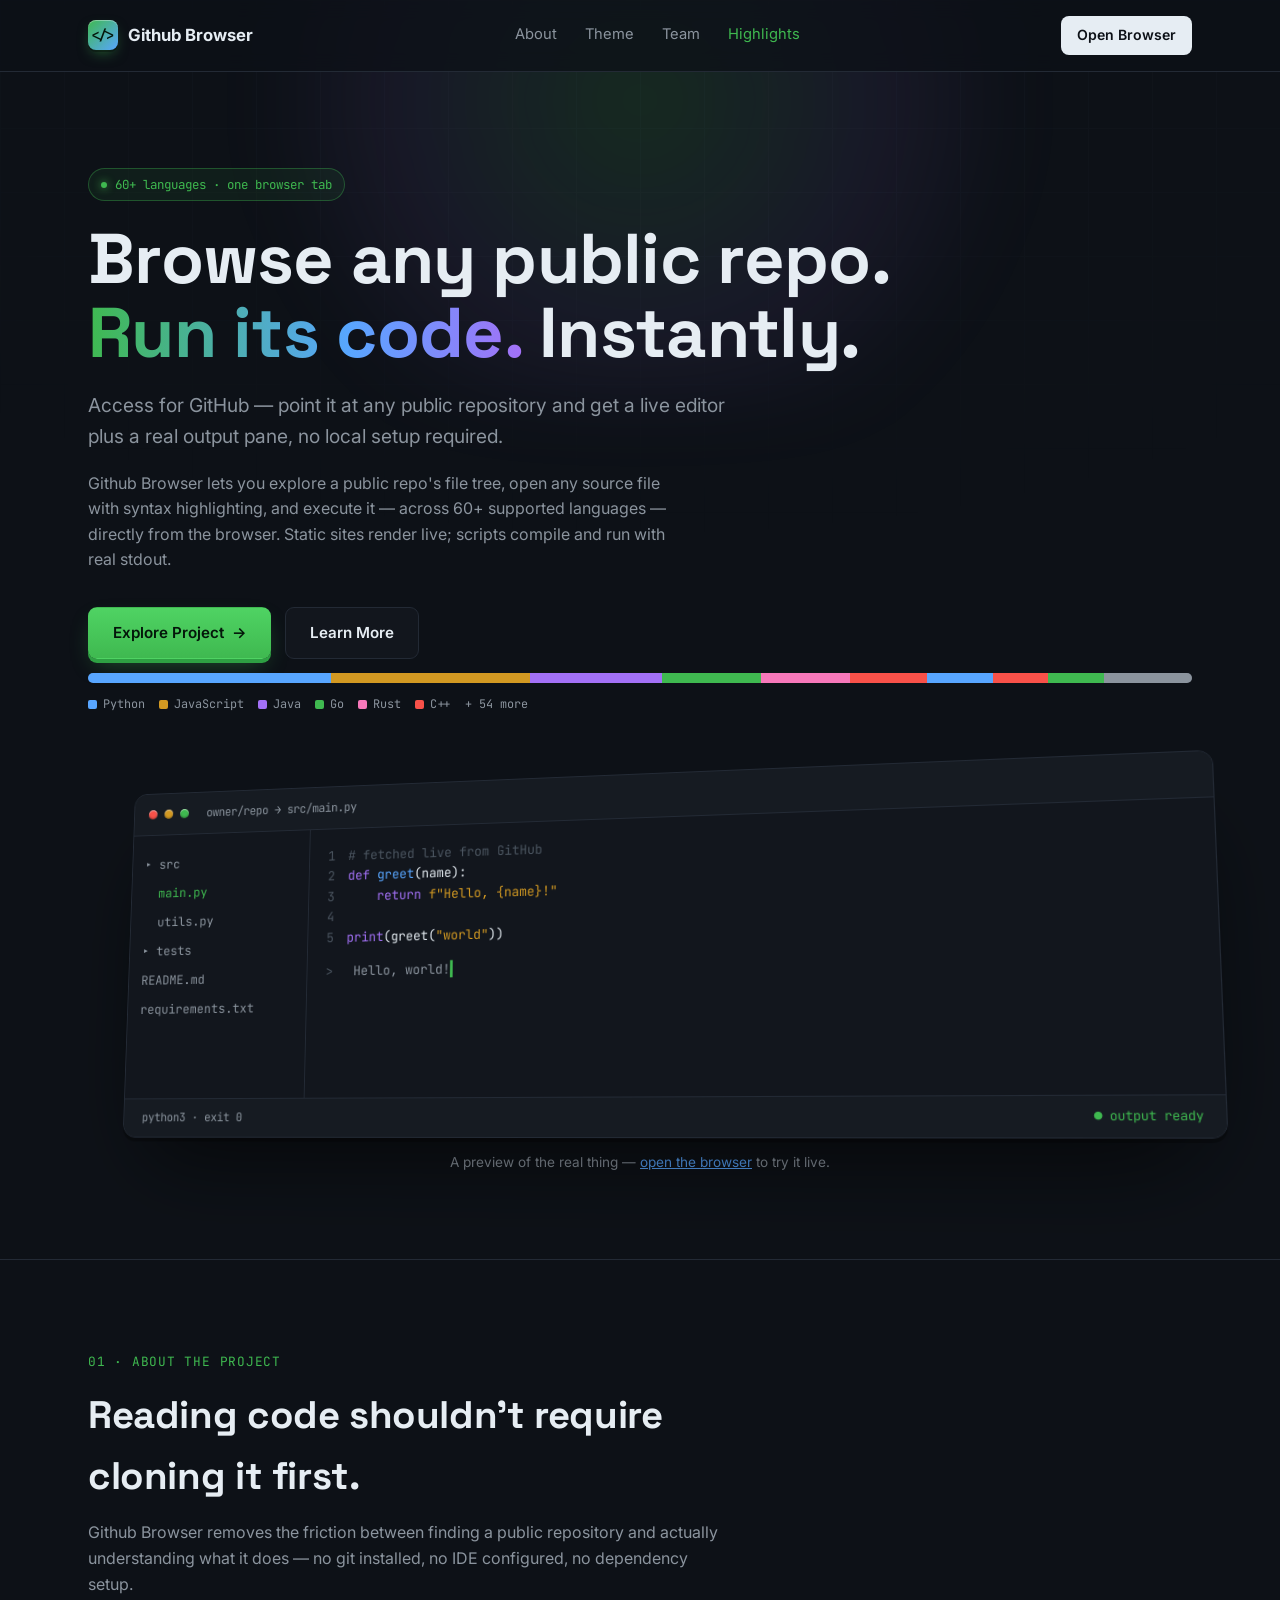
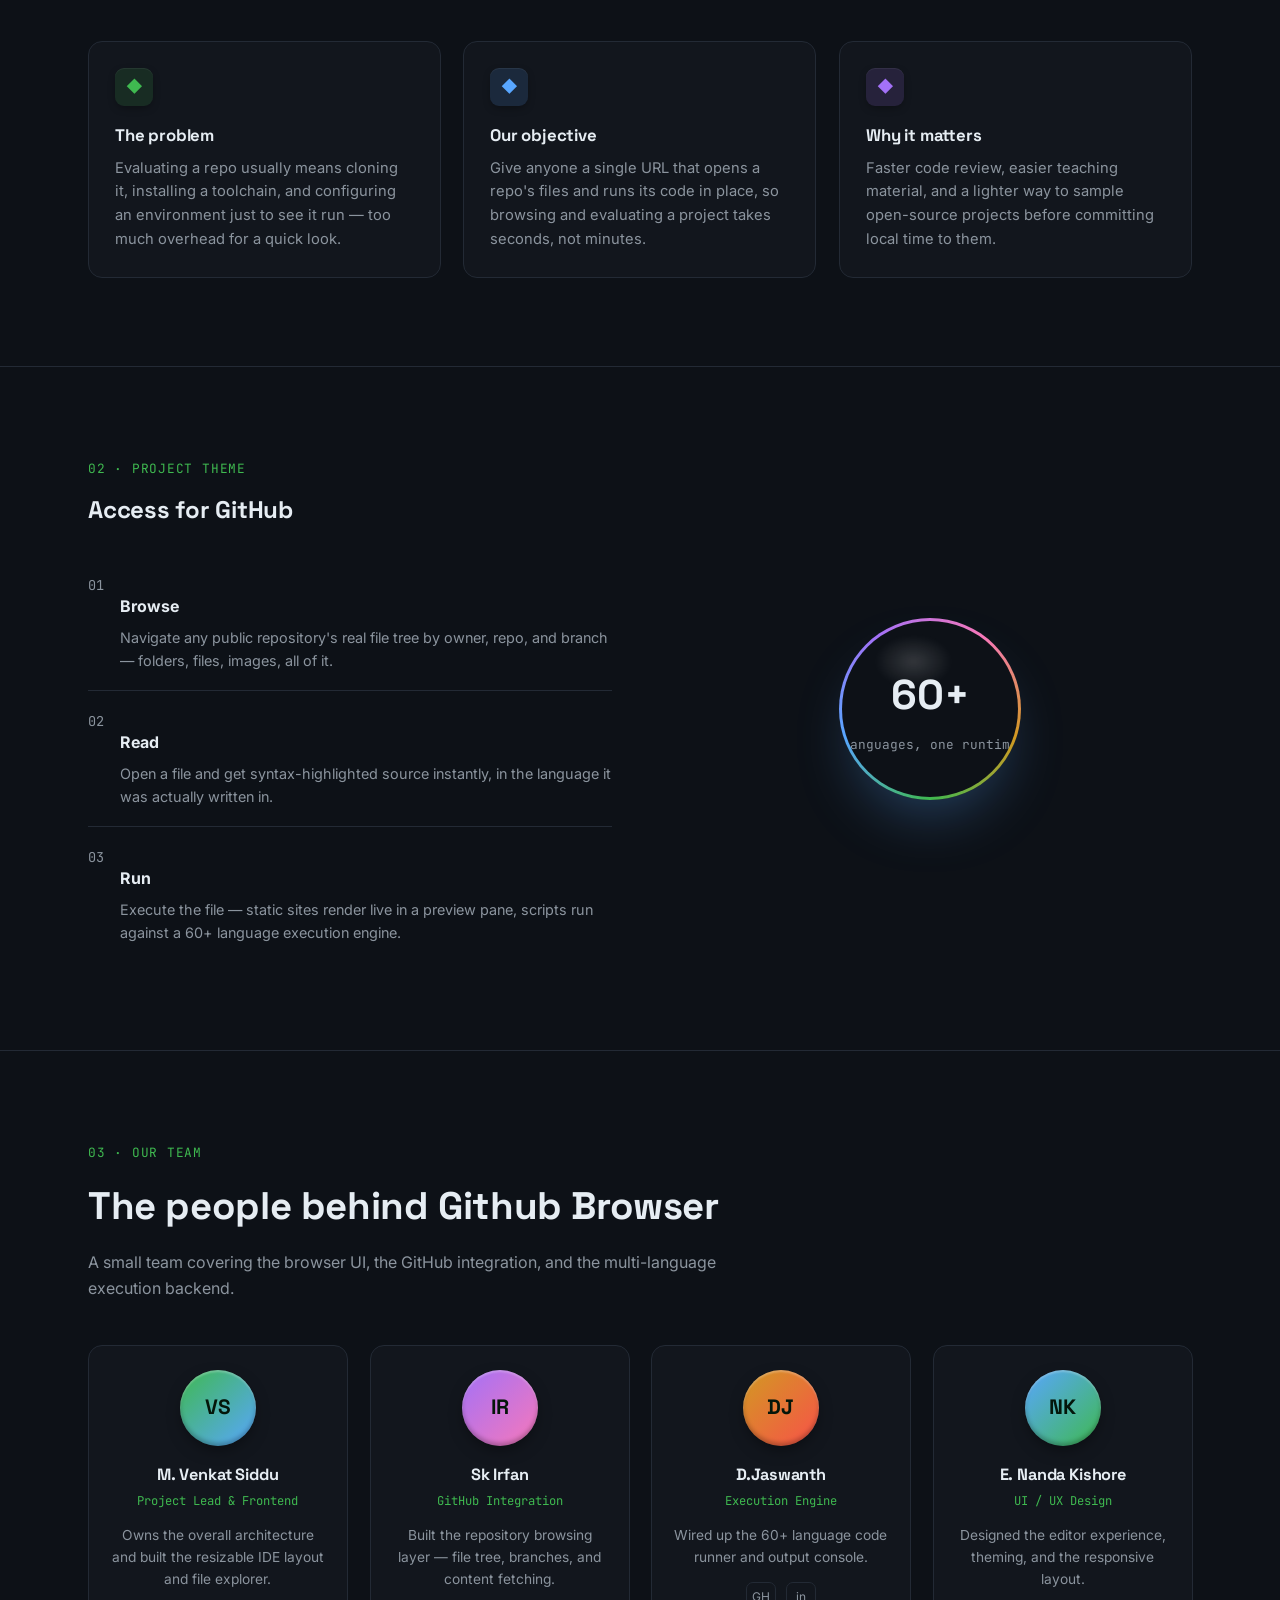
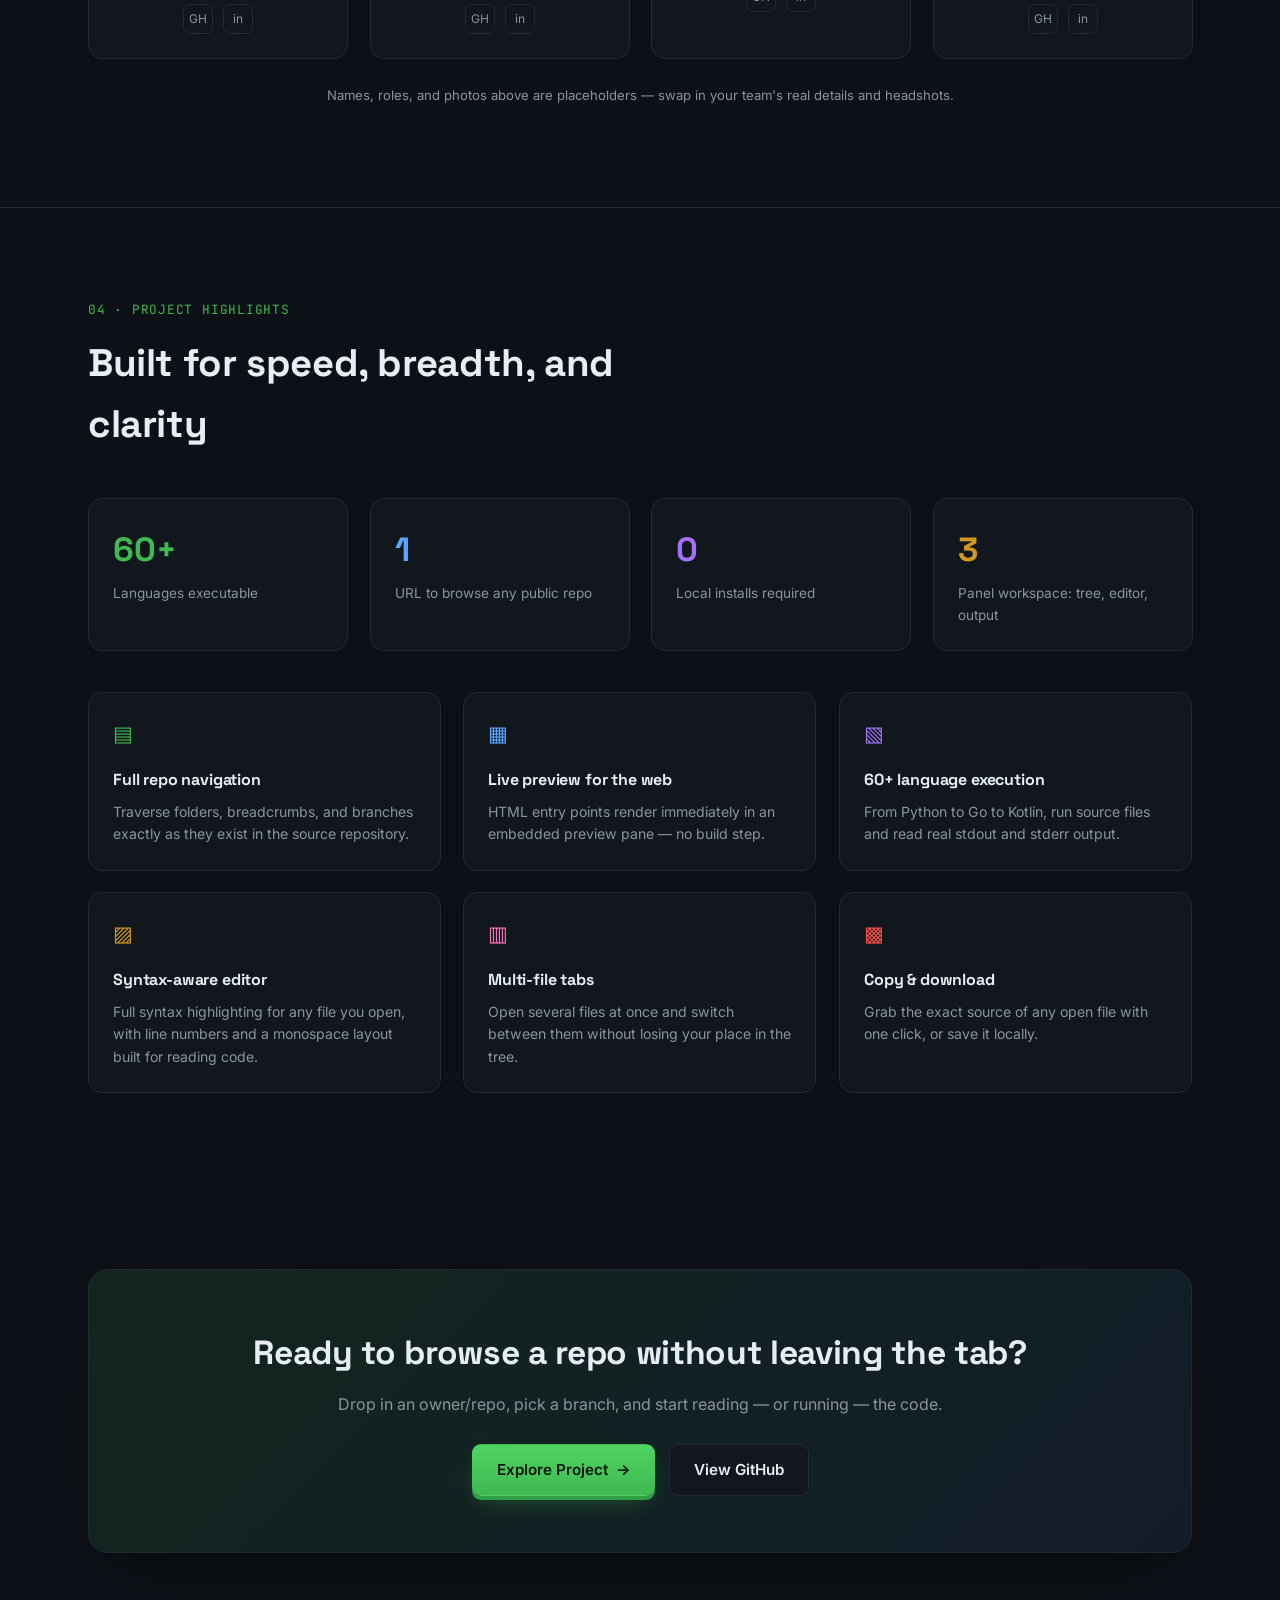
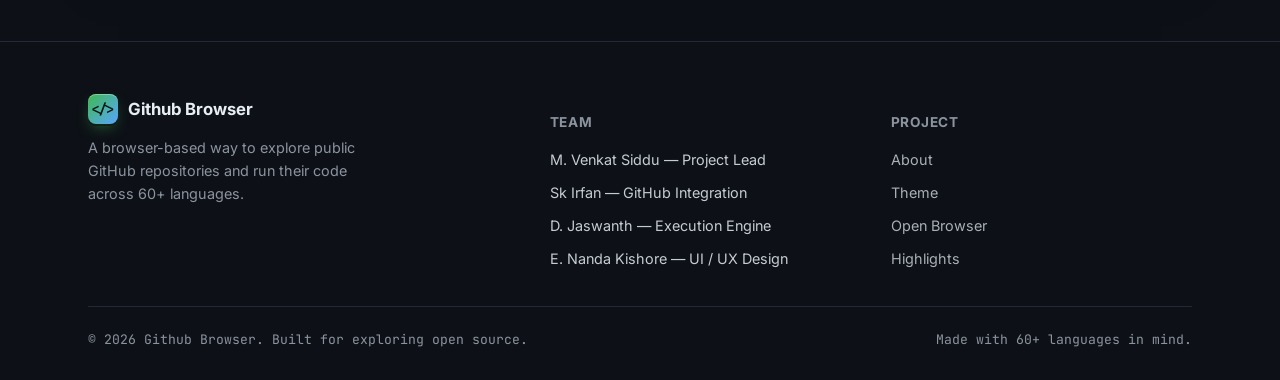
<file: index.html>
<!DOCTYPE html>
<html lang="en">
<head>
<meta charset="UTF-8">
<meta name="viewport" content="width=device-width, initial-scale=1.0">
<title>Github Browser — Browse. Run. Ship.</title>
<meta name="description" content="Point Github Browser at any public GitHub repository and get a live file tree, a syntax-highlighted editor, and a real output console — 60+ languages, zero local setup.">
<link rel="preconnect" href="https://fonts.googleapis.com">
<link rel="preconnect" href="https://fonts.gstatic.com" crossorigin>
<link href="https://fonts.googleapis.com/css2?family=Space+Grotesk:wght@400;500;600;700&family=Inter:wght@400;500;600;700&family=JetBrains+Mono:wght@400;500;600&display=swap" rel="stylesheet">
<link rel="stylesheet" href="style.css">
</head>
<body>

<div class="bg-grid" aria-hidden="true"></div>
<div class="bg-glow" aria-hidden="true"></div>

<a class="skip-link" href="#main">Skip to content</a>

<header>
  <div class="wrap">
    <nav aria-label="Primary">
      <a href="#top" class="brand"><span class="brand-mark">&lt;/&gt;</span>Github Browser</a>
      <button class="nav-toggle" id="navToggle" aria-expanded="false" aria-controls="navLinks" aria-label="Toggle navigation menu">
        <span class="bar"></span><span class="bar"></span><span class="bar"></span>
      </button>
      <div class="nav-links" id="navLinks">
        <a href="#about" data-nav>About</a>
        <a href="#theme" data-nav>Theme</a>
        <a href="#team" data-nav>Team</a>
        <a href="#highlights" data-nav>Highlights</a>
      </div>
      <a href="github.html" class="nav-cta">Open Browser</a>
    </nav>
  </div>
</header>

<main id="main">
  <!-- HERO -->
  <section class="hero" id="top">
    <div class="wrap">
      <span class="eyebrow"><span class="dot"></span>60+ languages · one browser tab</span>
      <h1>Browse any public repo.<br><span class="grad">Run its code.</span> Instantly.</h1>
      <p class="tag">Access for GitHub — point it at any public repository and get a live editor plus a real output pane, no local setup required.</p>
      <p class="desc">Github Browser lets you explore a public repo's file tree, open any source file with syntax highlighting, and execute it — across 60+ supported languages — directly from the browser. Static sites render live; scripts compile and run with real stdout.</p>
      <div class="hero-actions">
        <a href="github.html" class="btn btn-primary">Explore Project <span aria-hidden="true">→</span></a>
        <a href="#about" class="btn btn-ghost">Learn More</a>
      </div>

      <!-- signature: language spectrum bar -->
      <div class="lang-bar" id="langBar" role="img" aria-label="Language distribution bar: Python, JavaScript, Java, Go, Rust, C++, TypeScript, Ruby, C#, and 51 more"></div>
      <div class="lang-legend">
        <span class="chip"><span class="sw" style="background:var(--blue)"></span>Python</span>
        <span class="chip"><span class="sw" style="background:var(--gold)"></span>JavaScript</span>
        <span class="chip"><span class="sw" style="background:var(--violet)"></span>Java</span>
        <span class="chip"><span class="sw" style="background:var(--green)"></span>Go</span>
        <span class="chip"><span class="sw" style="background:var(--pink)"></span>Rust</span>
        <span class="chip"><span class="sw" style="background:var(--red)"></span>C++</span>
        <span class="chip">+ 54 more</span>
      </div>

      <!-- hero visual: illustrative 3D mock (non-interactive teaser) -->
      <div class="hero-visual reveal">
        <div class="window">
          <div class="window-bar">
            <span class="b r"></span><span class="b y"></span><span class="b g"></span>
            <span class="path mono">owner/repo → src/main.py</span>
          </div>
          <div class="window-body">
            <div class="tree" aria-hidden="true">
              <div class="item folder">src</div>
              <div class="item active" style="padding-left:16px;">main.py</div>
              <div class="item" style="padding-left:16px;">utils.py</div>
              <div class="item folder">tests</div>
              <div class="item">README.md</div>
              <div class="item">requirements.txt</div>
            </div>
            <div class="code-pane">
<div><span class="ln">1</span><span class="cm"># fetched live from GitHub</span></div>
<div><span class="ln">2</span><span class="kw">def</span> <span class="fn">greet</span>(name):</div>
<div><span class="ln">3</span>&nbsp;&nbsp;&nbsp;&nbsp;<span class="kw">return</span> <span class="str">f"Hello, {name}!"</span></div>
<div><span class="ln">4</span></div>
<div><span class="ln">5</span><span class="kw">print</span>(greet(<span class="str">"world"</span>))</div>
<div style="margin-top:14px;color:var(--muted);"><span class="ln">&gt;</span> <span id="typedOut"></span></div>
            </div>
          </div>
          <div class="run-strip">
            <span>python3 · exit 0</span>
            <span class="ok">● output ready</span>
          </div>
        </div>
        <p class="hero-visual-caption">A preview of the real thing — <a href="github.html" style="color:var(--blue);text-decoration:underline;">open the browser</a> to try it live.</p>
      </div>
    </div>
  </section>

  <!-- ABOUT -->
  <section class="padded divider" id="about">
    <div class="wrap">
      <div class="section-head reveal">
        <span class="kicker">01 · About the project</span>
        <h2>Reading code shouldn't require cloning it first.</h2>
        <p>Github Browser removes the friction between finding a public repository and actually understanding what it does — no git installed, no IDE configured, no dependency setup.</p>
      </div>
      <div class="about-grid" id="aboutGrid">
        <div class="about-card reveal">
          <div class="ic" style="background:rgba(63,185,80,0.14);color:var(--green);">◆</div>
          <h3>The problem</h3>
          <p>Evaluating a repo usually means cloning it, installing a toolchain, and configuring an environment just to see it run — too much overhead for a quick look.</p>
        </div>
        <div class="about-card reveal">
          <div class="ic" style="background:rgba(88,166,255,0.14);color:var(--blue);">◆</div>
          <h3>Our objective</h3>
          <p>Give anyone a single URL that opens a repo's files and runs its code in place, so browsing and evaluating a project takes seconds, not minutes.</p>
        </div>
        <div class="about-card reveal">
          <div class="ic" style="background:rgba(163,113,247,0.14);color:var(--violet);">◆</div>
          <h3>Why it matters</h3>
          <p>Faster code review, easier teaching material, and a lighter way to sample open-source projects before committing local time to them.</p>
        </div>
      </div>
    </div>
  </section>

  <!-- THEME -->
  <section class="padded divider" id="theme">
    <div class="wrap">
      <div class="theme-wrap">
        <div class="reveal">
          <span class="kicker">02 · Project theme</span>
          <h2 style="margin-top:10px;margin-bottom:26px;">Access for GitHub</h2>
          <div class="theme-points">
            <div class="point">
              <span class="num">01</span>
              <div><h4>Browse</h4><p>Navigate any public repository's real file tree by owner, repo, and branch — folders, files, images, all of it.</p></div>
            </div>
            <div class="point">
              <span class="num">02</span>
              <div><h4>Read</h4><p>Open a file and get syntax-highlighted source instantly, in the language it was actually written in.</p></div>
            </div>
            <div class="point">
              <span class="num">03</span>
              <div><h4>Run</h4><p>Execute the file — static sites render live in a preview pane, scripts run against a 60+ language execution engine.</p></div>
            </div>
          </div>
        </div>
        <div class="theme-orb reveal" aria-hidden="true">
          <div class="theme-orb-inner">
            <div class="big">60+</div>
            <div class="lbl">languages, one runtime</div>
          </div>
        </div>
      </div>
    </div>
  </section>

  <!-- TEAM -->
  <section class="padded divider" id="team">
    <div class="wrap">
      <div class="section-head reveal">
        <span class="kicker">03 · Our team</span>
        <h2>The people behind Github Browser</h2>
        <p>A small team covering the browser UI, the GitHub integration, and the multi-language execution backend.</p>
      </div>
      <div class="team-grid" id="teamGrid">

        <div class="team-card reveal">
          <div class="avatar" style="background:linear-gradient(135deg,var(--green),var(--blue));">VS</div>
          <h3>M. Venkat Siddu</h3>
          <div class="role">Project Lead &amp; Frontend</div>
          <p class="contrib">Owns the overall architecture and built the resizable IDE layout and file explorer.</p>
          <div class="socials">
            <a href="#" aria-label="M. Venkat Siddu on GitHub">GH</a>
            <a href="#" aria-label="M. Venkat Siddu on LinkedIn">in</a>
          </div>
        </div>

        <div class="team-card reveal">
          <div class="avatar" style="background:linear-gradient(135deg,var(--violet),var(--pink));">IR</div>
          <h3>Sk Irfan</h3>
          <div class="role">GitHub Integration</div>
          <p class="contrib">Built the repository browsing layer — file tree, branches, and content fetching.</p>
          <div class="socials">
            <a href="#" aria-label="Sk Irfan on GitHub">GH</a>
            <a href="#" aria-label="Sk Irfan on LinkedIn">in</a>
          </div>
        </div>

        <div class="team-card reveal">
          <div class="avatar" style="background:linear-gradient(135deg,var(--gold),var(--red));">DJ</div>
          <h3>D.Jaswanth</h3>
          <div class="role">Execution Engine</div>
          <p class="contrib">Wired up the 60+ language code runner and output console.</p>
          <div class="socials">
            <a href="#" aria-label="D. Jaswanth on GitHub">GH</a>
            <a href="#" aria-label="D. Jaswanth on LinkedIn">in</a>
          </div>
        </div>

        <div class="team-card reveal">
          <div class="avatar" style="background:linear-gradient(135deg,var(--blue),var(--green));">NK</div>
          <h3>E. Nanda Kishore</h3>
          <div class="role">UI / UX Design</div>
          <p class="contrib">Designed the editor experience, theming, and the responsive layout.</p>
          <div class="socials">
            <a href="#" aria-label="E. Nanda Kishore on GitHub">GH</a>
            <a href="#" aria-label="E. Nanda Kishore on LinkedIn">in</a>
          </div>
        </div>

      </div>
      <p class="team-note">Names, roles, and photos above are placeholders — swap in your team's real details and headshots.</p>
    </div>
  </section>

  <!-- HIGHLIGHTS -->
  <section class="padded divider" id="highlights">
    <div class="wrap">
      <div class="section-head reveal">
        <span class="kicker">04 · Project highlights</span>
        <h2>Built for speed, breadth, and clarity</h2>
      </div>

      <div class="stat-row" id="statRow">
        <div class="stat reveal"><div class="num green">60+</div><div class="lbl">Languages executable</div></div>
        <div class="stat reveal"><div class="num blue">1</div><div class="lbl">URL to browse any public repo</div></div>
        <div class="stat reveal"><div class="num violet">0</div><div class="lbl">Local installs required</div></div>
        <div class="stat reveal"><div class="num gold">3</div><div class="lbl">Panel workspace: tree, editor, output</div></div>
      </div>

      <div class="feat-grid" id="featGrid">
        <div class="feat-card reveal">
          <div class="ic" style="color:var(--green);">▤</div>
          <h3>Full repo navigation</h3>
          <p>Traverse folders, breadcrumbs, and branches exactly as they exist in the source repository.</p>
        </div>
        <div class="feat-card reveal">
          <div class="ic" style="color:var(--blue);">▦</div>
          <h3>Live preview for the web</h3>
          <p>HTML entry points render immediately in an embedded preview pane — no build step.</p>
        </div>
        <div class="feat-card reveal">
          <div class="ic" style="color:var(--violet);">▧</div>
          <h3>60+ language execution</h3>
          <p>From Python to Go to Kotlin, run source files and read real stdout and stderr output.</p>
        </div>
        <div class="feat-card reveal">
          <div class="ic" style="color:var(--gold);">▨</div>
          <h3>Syntax-aware editor</h3>
          <p>Full syntax highlighting for any file you open, with line numbers and a monospace layout built for reading code.</p>
        </div>
        <div class="feat-card reveal">
          <div class="ic" style="color:var(--pink);">▥</div>
          <h3>Multi-file tabs</h3>
          <p>Open several files at once and switch between them without losing your place in the tree.</p>
        </div>
        <div class="feat-card reveal">
          <div class="ic" style="color:var(--red);">▩</div>
          <h3>Copy &amp; download</h3>
          <p>Grab the exact source of any open file with one click, or save it locally.</p>
        </div>
      </div>
    </div>
  </section>

  <!-- CTA -->
  <section class="padded">
    <div class="wrap">
      <div class="cta-band reveal">
        <h2>Ready to browse a repo without leaving the tab?</h2>
        <p>Drop in an owner/repo, pick a branch, and start reading — or running — the code.</p>
        <div class="hero-actions">
          <a href="github.html" class="btn btn-primary">Explore Project <span aria-hidden="true">→</span></a>
          <a href="https://github.com" class="btn btn-ghost" target="_blank" rel="noopener">View GitHub</a>
        </div>
      </div>
    </div>
  </section>
</main>

<footer>
  <div class="wrap">
    <div class="foot-grid">
      <div class="foot-brand">
        <div class="brand"><span class="brand-mark">&lt;/&gt;</span>Github Browser</div>
        <p>A browser-based way to explore public GitHub repositories and run their code across 60+ languages.</p>
      </div>
      <div>
        <h4>Team</h4>
        <ul>
          <li>M. Venkat Siddu — Project Lead</li>
          <li>Sk Irfan — GitHub Integration</li>
          <li>D. Jaswanth — Execution Engine</li>
          <li>E. Nanda Kishore — UI / UX Design</li>
        </ul>
      </div>
      <div>
        <h4>Project</h4>
        <ul>
          <li><a href="#about">About</a></li>
          <li><a href="#theme">Theme</a></li>
          <li><a href="github.html">Open Browser</a></li>
          <li><a href="#highlights">Highlights</a></li>
        </ul>
      </div>
    </div>
    <div class="foot-bottom">
      <span>© 2026 Github Browser. Built for exploring open source.</span>
      <span>Made with 60+ languages in mind.</span>
    </div>
  </div>
</footer>

<script src="tilt.js"></script>
<script src="home.js"></script>
</body>
</html>
</file>
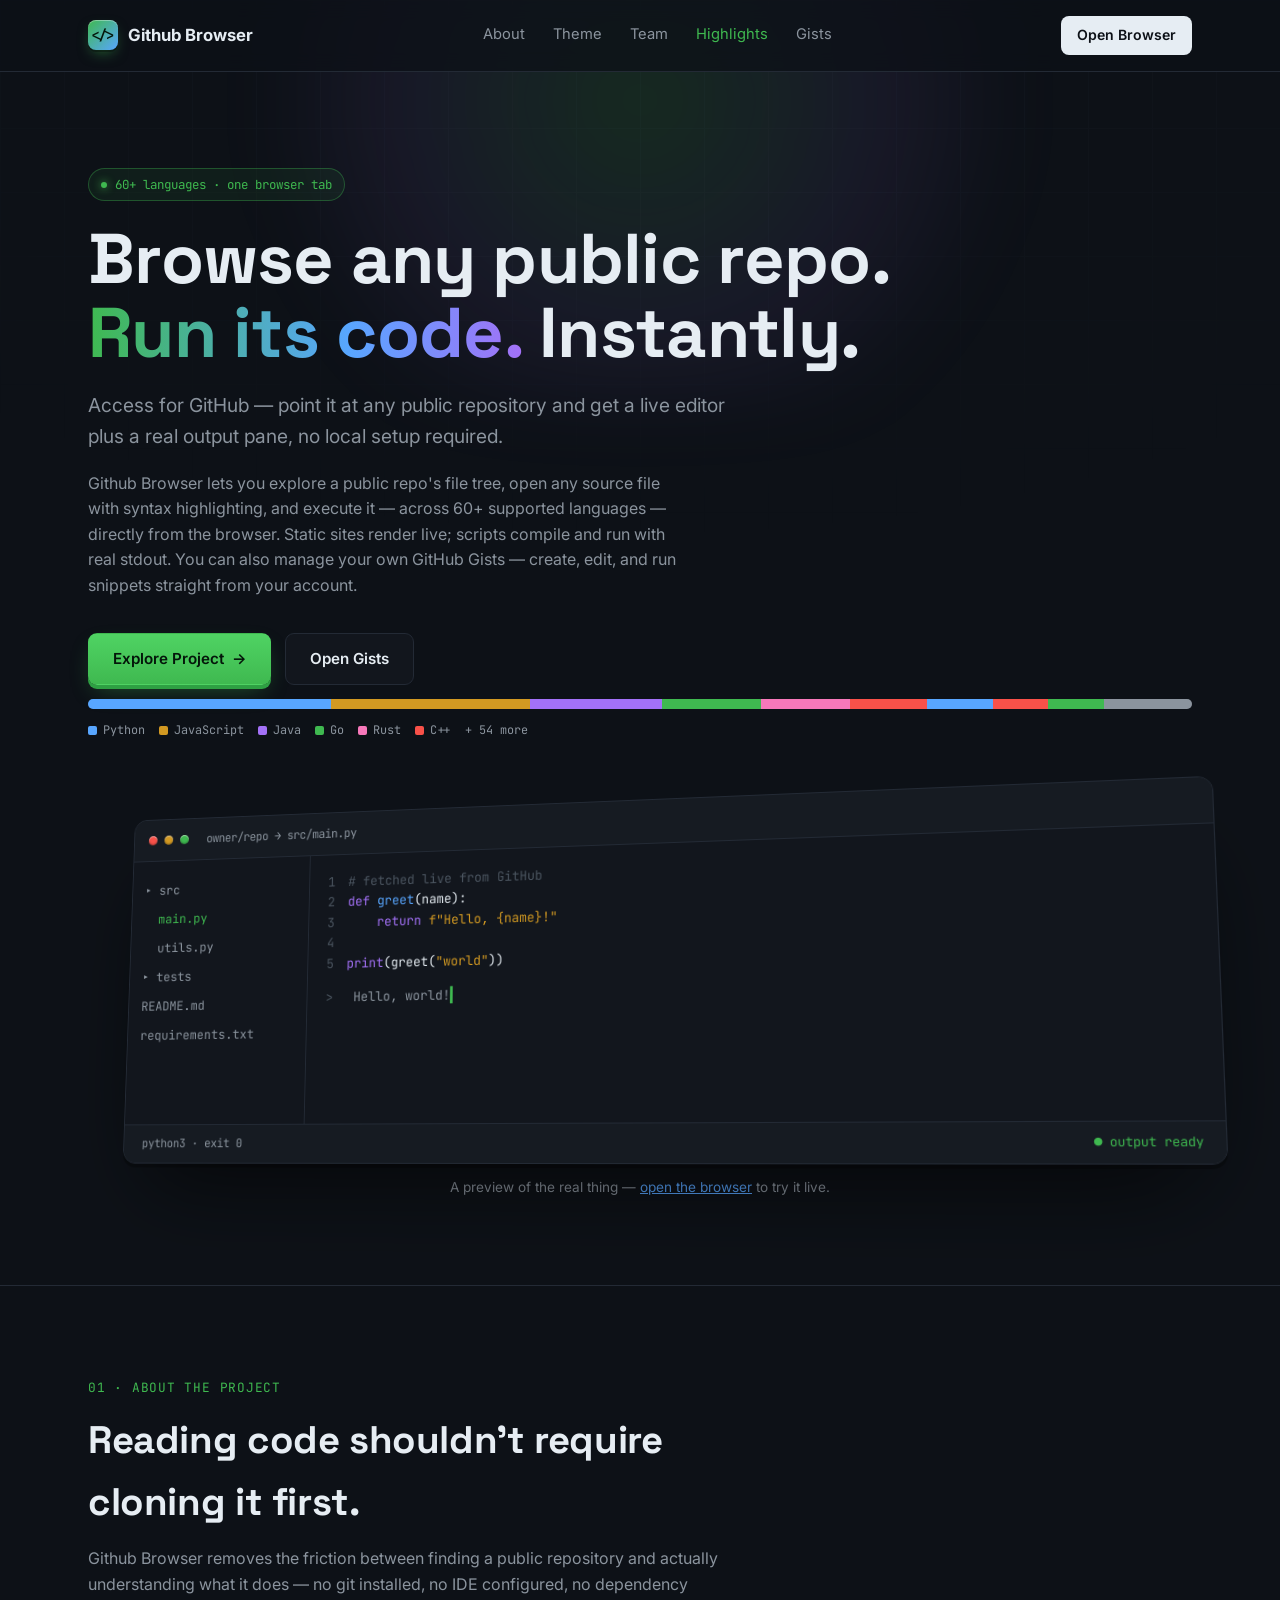
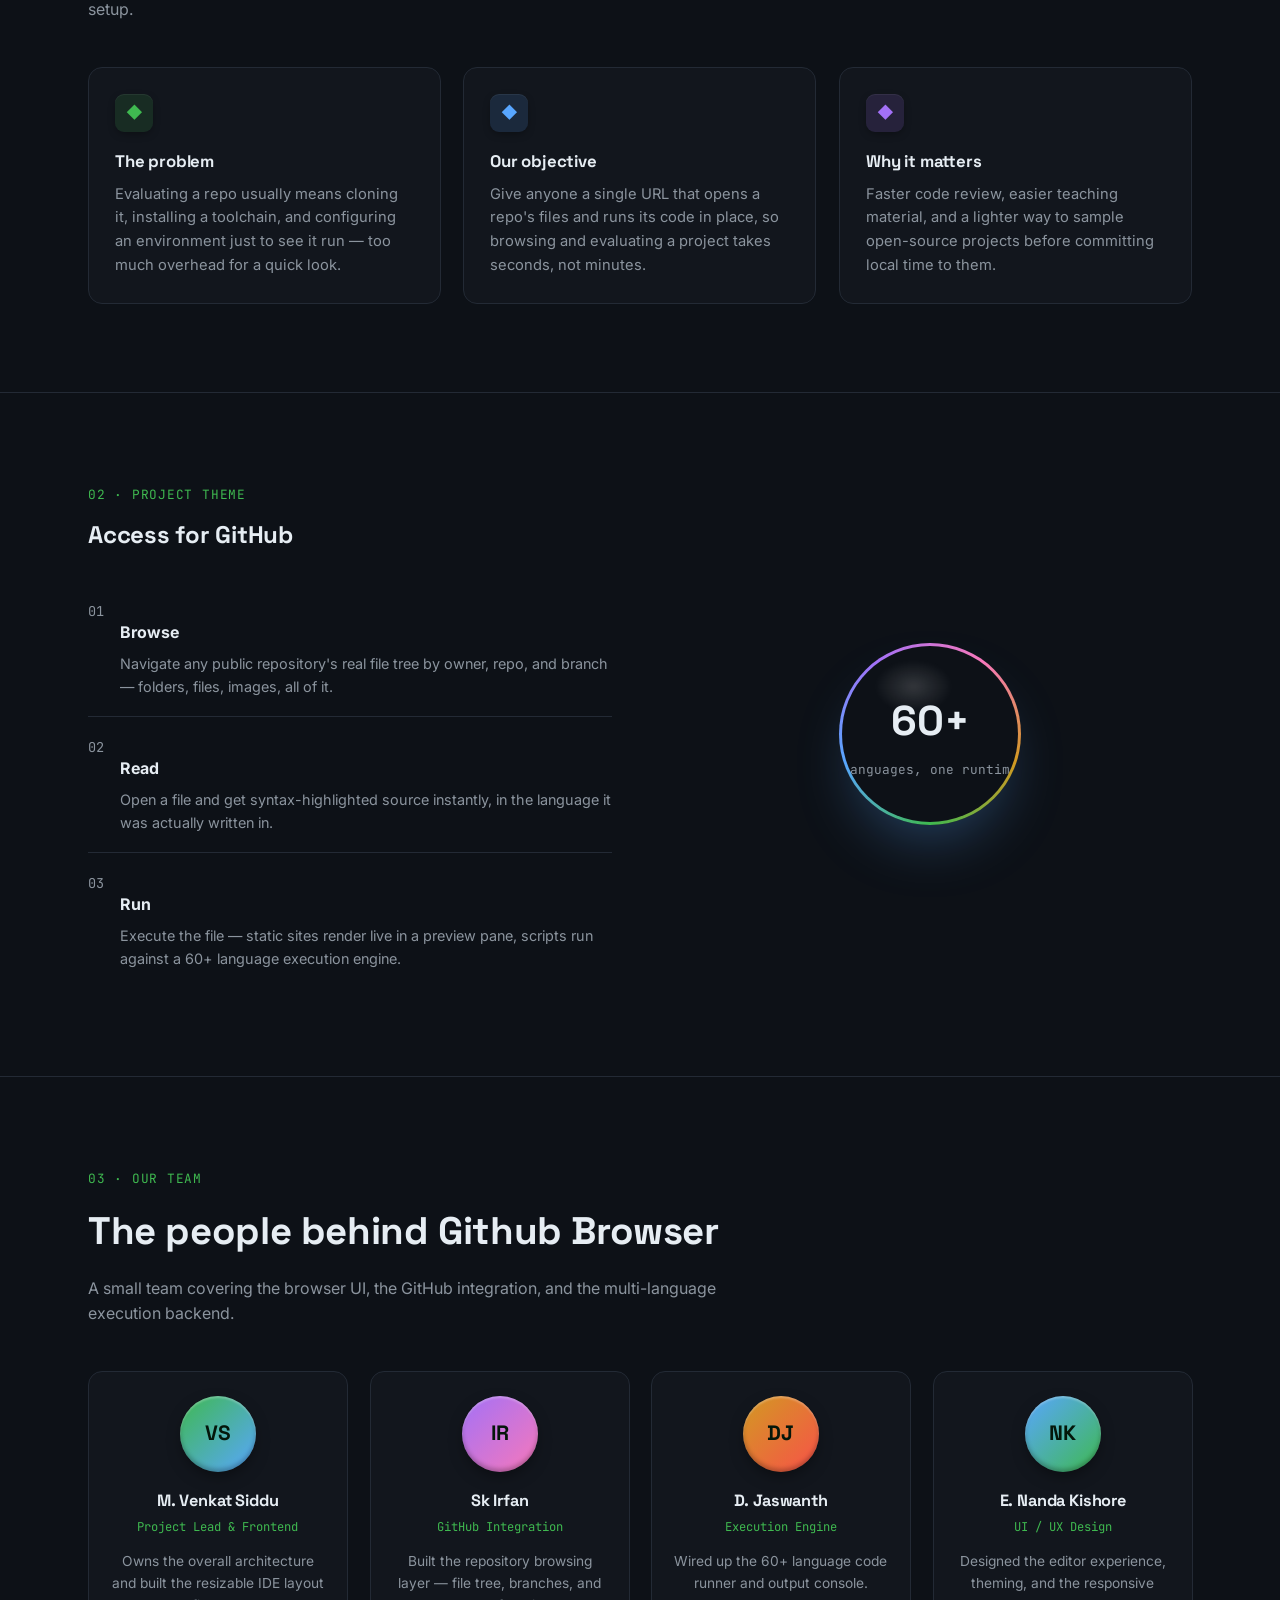
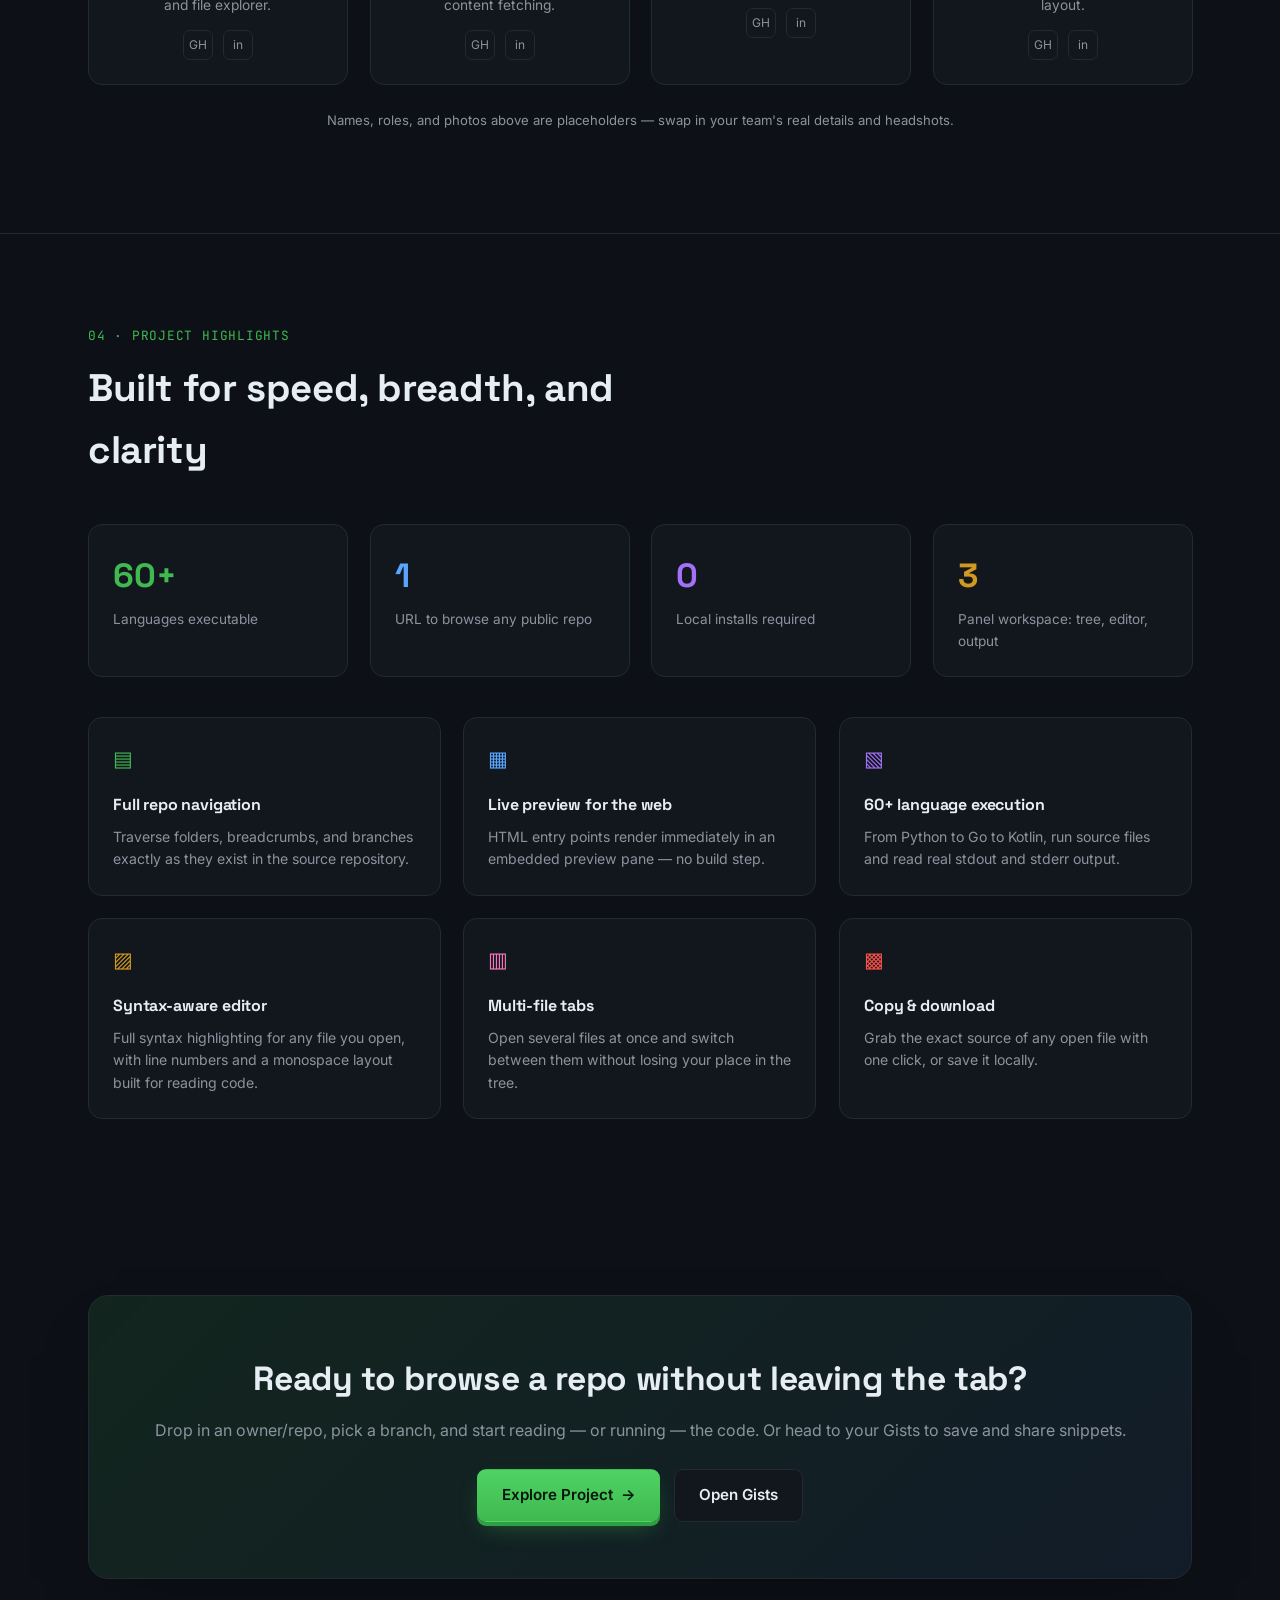
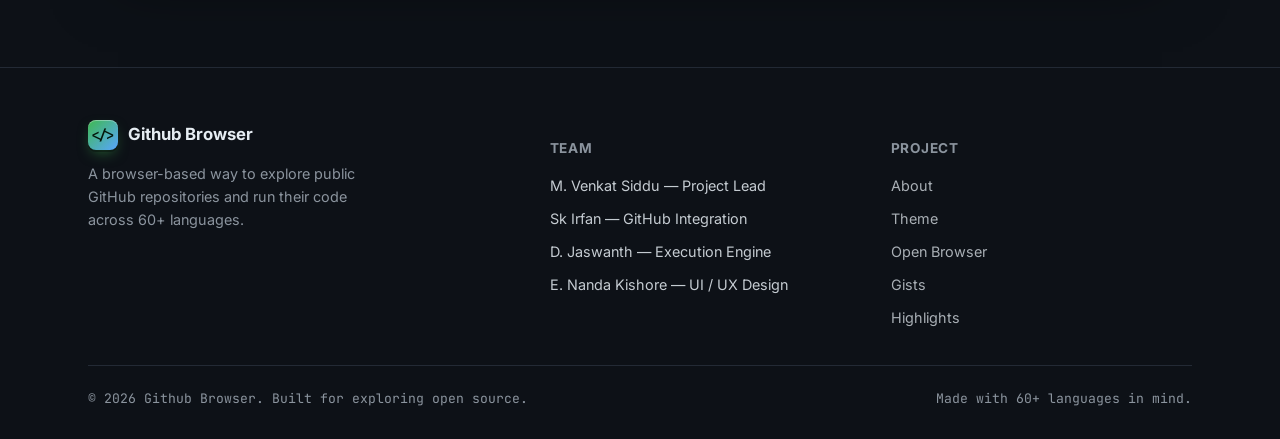
<file: home.html>
<!DOCTYPE html>
<html lang="en">
<head>
<meta charset="UTF-8">
<meta name="viewport" content="width=device-width, initial-scale=1.0">
<title>Github Browser — Browse. Run. Ship.</title>
<meta name="description" content="Point Github Browser at any public GitHub repository and get a live file tree, a syntax-highlighted editor, and a real output console — 60+ languages, zero local setup.">
<link rel="preconnect" href="https://fonts.googleapis.com">
<link rel="preconnect" href="https://fonts.gstatic.com" crossorigin>
<link href="https://fonts.googleapis.com/css2?family=Space+Grotesk:wght@400;500;600;700&family=Inter:wght@400;500;600;700&family=JetBrains+Mono:wght@400;500;600&display=swap" rel="stylesheet">
<link rel="stylesheet" href="style.css">
</head>
<body>

<div class="bg-grid" aria-hidden="true"></div>
<div class="bg-glow" aria-hidden="true"></div>

<a class="skip-link" href="#main">Skip to content</a>

<header>
  <div class="wrap">
    <nav aria-label="Primary">
      <a href="#top" class="brand"><span class="brand-mark">&lt;/&gt;</span>Github Browser</a>
      <button class="nav-toggle" id="navToggle" aria-expanded="false" aria-controls="navLinks" aria-label="Toggle navigation menu">
        <span class="bar"></span><span class="bar"></span><span class="bar"></span>
      </button>
      <div class="nav-links" id="navLinks">
        <a href="#about" data-nav>About</a>
        <a href="#theme" data-nav>Theme</a>
        <a href="#team" data-nav>Team</a>
        <a href="#highlights" data-nav>Highlights</a>
        <a href="gists.html">Gists</a>
      </div>
      <a href="github.html" class="nav-cta">Open Browser</a>
    </nav>
  </div>
</header>

<main id="main">
  <!-- HERO -->
  <section class="hero" id="top">
    <div class="wrap">
      <span class="eyebrow"><span class="dot"></span>60+ languages · one browser tab</span>
      <h1>Browse any public repo.<br><span class="grad">Run its code.</span> Instantly.</h1>
      <p class="tag">Access for GitHub — point it at any public repository and get a live editor plus a real output pane, no local setup required.</p>
      <p class="desc">Github Browser lets you explore a public repo's file tree, open any source file with syntax highlighting, and execute it — across 60+ supported languages — directly from the browser. Static sites render live; scripts compile and run with real stdout. You can also manage your own GitHub Gists — create, edit, and run snippets straight from your account.</p>
      <div class="hero-actions">
        <a href="github.html" class="btn btn-primary">Explore Project <span aria-hidden="true">→</span></a>
        <a href="gists.html" class="btn btn-ghost">Open Gists</a>
      </div>

      <!-- signature: language spectrum bar -->
      <div class="lang-bar" id="langBar" role="img" aria-label="Language distribution bar: Python, JavaScript, Java, Go, Rust, C++, TypeScript, Ruby, C#, and 51 more"></div>
      <div class="lang-legend">
        <span class="chip"><span class="sw" style="background:var(--blue)"></span>Python</span>
        <span class="chip"><span class="sw" style="background:var(--gold)"></span>JavaScript</span>
        <span class="chip"><span class="sw" style="background:var(--violet)"></span>Java</span>
        <span class="chip"><span class="sw" style="background:var(--green)"></span>Go</span>
        <span class="chip"><span class="sw" style="background:var(--pink)"></span>Rust</span>
        <span class="chip"><span class="sw" style="background:var(--red)"></span>C++</span>
        <span class="chip">+ 54 more</span>
      </div>

      <!-- hero visual: illustrative 3D mock (non-interactive teaser) -->
      <div class="hero-visual reveal">
        <div class="window">
          <div class="window-bar">
            <span class="b r"></span><span class="b y"></span><span class="b g"></span>
            <span class="path mono">owner/repo → src/main.py</span>
          </div>
          <div class="window-body">
            <div class="tree" aria-hidden="true">
              <div class="item folder">src</div>
              <div class="item active" style="padding-left:16px;">main.py</div>
              <div class="item" style="padding-left:16px;">utils.py</div>
              <div class="item folder">tests</div>
              <div class="item">README.md</div>
              <div class="item">requirements.txt</div>
            </div>
            <div class="code-pane">
<div><span class="ln">1</span><span class="cm"># fetched live from GitHub</span></div>
<div><span class="ln">2</span><span class="kw">def</span> <span class="fn">greet</span>(name):</div>
<div><span class="ln">3</span>&nbsp;&nbsp;&nbsp;&nbsp;<span class="kw">return</span> <span class="str">f"Hello, {name}!"</span></div>
<div><span class="ln">4</span></div>
<div><span class="ln">5</span><span class="kw">print</span>(greet(<span class="str">"world"</span>))</div>
<div style="margin-top:14px;color:var(--muted);"><span class="ln">&gt;</span> <span id="typedOut"></span></div>
            </div>
          </div>
          <div class="run-strip">
            <span>python3 · exit 0</span>
            <span class="ok">● output ready</span>
          </div>
        </div>
        <p class="hero-visual-caption">A preview of the real thing — <a href="github.html" style="color:var(--blue);text-decoration:underline;">open the browser</a> to try it live.</p>
      </div>
    </div>
  </section>

  <!-- ABOUT -->
  <section class="padded divider" id="about">
    <div class="wrap">
      <div class="section-head reveal">
        <span class="kicker">01 · About the project</span>
        <h2>Reading code shouldn't require cloning it first.</h2>
        <p>Github Browser removes the friction between finding a public repository and actually understanding what it does — no git installed, no IDE configured, no dependency setup.</p>
      </div>
      <div class="about-grid" id="aboutGrid">
        <div class="about-card reveal">
          <div class="ic" style="background:rgba(63,185,80,0.14);color:var(--green);">◆</div>
          <h3>The problem</h3>
          <p>Evaluating a repo usually means cloning it, installing a toolchain, and configuring an environment just to see it run — too much overhead for a quick look.</p>
        </div>
        <div class="about-card reveal">
          <div class="ic" style="background:rgba(88,166,255,0.14);color:var(--blue);">◆</div>
          <h3>Our objective</h3>
          <p>Give anyone a single URL that opens a repo's files and runs its code in place, so browsing and evaluating a project takes seconds, not minutes.</p>
        </div>
        <div class="about-card reveal">
          <div class="ic" style="background:rgba(163,113,247,0.14);color:var(--violet);">◆</div>
          <h3>Why it matters</h3>
          <p>Faster code review, easier teaching material, and a lighter way to sample open-source projects before committing local time to them.</p>
        </div>
      </div>
    </div>
  </section>

  <!-- THEME -->
  <section class="padded divider" id="theme">
    <div class="wrap">
      <div class="theme-wrap">
        <div class="reveal">
          <span class="kicker">02 · Project theme</span>
          <h2 style="margin-top:10px;margin-bottom:26px;">Access for GitHub</h2>
          <div class="theme-points">
            <div class="point">
              <span class="num">01</span>
              <div><h4>Browse</h4><p>Navigate any public repository's real file tree by owner, repo, and branch — folders, files, images, all of it.</p></div>
            </div>
            <div class="point">
              <span class="num">02</span>
              <div><h4>Read</h4><p>Open a file and get syntax-highlighted source instantly, in the language it was actually written in.</p></div>
            </div>
            <div class="point">
              <span class="num">03</span>
              <div><h4>Run</h4><p>Execute the file — static sites render live in a preview pane, scripts run against a 60+ language execution engine.</p></div>
            </div>
          </div>
        </div>
        <div class="theme-orb reveal" aria-hidden="true">
          <div class="theme-orb-inner">
            <div class="big">60+</div>
            <div class="lbl">languages, one runtime</div>
          </div>
        </div>
      </div>
    </div>
  </section>

  <!-- TEAM -->
  <section class="padded divider" id="team">
    <div class="wrap">
      <div class="section-head reveal">
        <span class="kicker">03 · Our team</span>
        <h2>The people behind Github Browser</h2>
        <p>A small team covering the browser UI, the GitHub integration, and the multi-language execution backend.</p>
      </div>
      <div class="team-grid" id="teamGrid">

        <div class="team-card reveal">
          <div class="avatar" style="background:linear-gradient(135deg,var(--green),var(--blue));">VS</div>
          <h3>M. Venkat Siddu</h3>
          <div class="role">Project Lead &amp; Frontend</div>
          <p class="contrib">Owns the overall architecture and built the resizable IDE layout and file explorer.</p>
          <div class="socials">
            <a href="#" aria-label="M. Venkat Siddu on GitHub">GH</a>
            <a href="#" aria-label="M. Venkat Siddu on LinkedIn">in</a>
          </div>
        </div>

        <div class="team-card reveal">
          <div class="avatar" style="background:linear-gradient(135deg,var(--violet),var(--pink));">IR</div>
          <h3>Sk Irfan</h3>
          <div class="role">GitHub Integration</div>
          <p class="contrib">Built the repository browsing layer — file tree, branches, and content fetching.</p>
          <div class="socials">
            <a href="#" aria-label="Sk Irfan on GitHub">GH</a>
            <a href="#" aria-label="Sk Irfan on LinkedIn">in</a>
          </div>
        </div>

        <div class="team-card reveal">
          <div class="avatar" style="background:linear-gradient(135deg,var(--gold),var(--red));">DJ</div>
          <h3>D. Jaswanth</h3>
          <div class="role">Execution Engine</div>
          <p class="contrib">Wired up the 60+ language code runner and output console.</p>
          <div class="socials">
            <a href="#" aria-label="D. Jaswanth on GitHub">GH</a>
            <a href="#" aria-label="D. Jaswanth on LinkedIn">in</a>
          </div>
        </div>

        <div class="team-card reveal">
          <div class="avatar" style="background:linear-gradient(135deg,var(--blue),var(--green));">NK</div>
          <h3>E. Nanda Kishore</h3>
          <div class="role">UI / UX Design</div>
          <p class="contrib">Designed the editor experience, theming, and the responsive layout.</p>
          <div class="socials">
            <a href="#" aria-label="E. Nanda Kishore on GitHub">GH</a>
            <a href="#" aria-label="E. Nanda Kishore on LinkedIn">in</a>
          </div>
        </div>

      </div>
      <p class="team-note">Names, roles, and photos above are placeholders — swap in your team's real details and headshots.</p>
    </div>
  </section>

  <!-- HIGHLIGHTS -->
  <section class="padded divider" id="highlights">
    <div class="wrap">
      <div class="section-head reveal">
        <span class="kicker">04 · Project highlights</span>
        <h2>Built for speed, breadth, and clarity</h2>
      </div>

      <div class="stat-row" id="statRow">
        <div class="stat reveal"><div class="num green">60+</div><div class="lbl">Languages executable</div></div>
        <div class="stat reveal"><div class="num blue">1</div><div class="lbl">URL to browse any public repo</div></div>
        <div class="stat reveal"><div class="num violet">0</div><div class="lbl">Local installs required</div></div>
        <div class="stat reveal"><div class="num gold">3</div><div class="lbl">Panel workspace: tree, editor, output</div></div>
      </div>

      <div class="feat-grid" id="featGrid">
        <div class="feat-card reveal">
          <div class="ic" style="color:var(--green);">▤</div>
          <h3>Full repo navigation</h3>
          <p>Traverse folders, breadcrumbs, and branches exactly as they exist in the source repository.</p>
        </div>
        <div class="feat-card reveal">
          <div class="ic" style="color:var(--blue);">▦</div>
          <h3>Live preview for the web</h3>
          <p>HTML entry points render immediately in an embedded preview pane — no build step.</p>
        </div>
        <div class="feat-card reveal">
          <div class="ic" style="color:var(--violet);">▧</div>
          <h3>60+ language execution</h3>
          <p>From Python to Go to Kotlin, run source files and read real stdout and stderr output.</p>
        </div>
        <div class="feat-card reveal">
          <div class="ic" style="color:var(--gold);">▨</div>
          <h3>Syntax-aware editor</h3>
          <p>Full syntax highlighting for any file you open, with line numbers and a monospace layout built for reading code.</p>
        </div>
        <div class="feat-card reveal">
          <div class="ic" style="color:var(--pink);">▥</div>
          <h3>Multi-file tabs</h3>
          <p>Open several files at once and switch between them without losing your place in the tree.</p>
        </div>
        <div class="feat-card reveal">
          <div class="ic" style="color:var(--red);">▩</div>
          <h3>Copy &amp; download</h3>
          <p>Grab the exact source of any open file with one click, or save it locally.</p>
        </div>
      </div>
    </div>
  </section>

  <!-- CTA -->
  <section class="padded">
    <div class="wrap">
      <div class="cta-band reveal">
        <h2>Ready to browse a repo without leaving the tab?</h2>
        <p>Drop in an owner/repo, pick a branch, and start reading — or running — the code. Or head to your Gists to save and share snippets.</p>
        <div class="hero-actions">
          <a href="github.html" class="btn btn-primary">Explore Project <span aria-hidden="true">→</span></a>
          <a href="gists.html" class="btn btn-ghost">Open Gists</a>
        </div>
      </div>
    </div>
  </section>
</main>

<footer>
  <div class="wrap">
    <div class="foot-grid">
      <div class="foot-brand">
        <div class="brand"><span class="brand-mark">&lt;/&gt;</span>Github Browser</div>
        <p>A browser-based way to explore public GitHub repositories and run their code across 60+ languages.</p>
      </div>
      <div>
        <h4>Team</h4>
        <ul>
          <li>M. Venkat Siddu — Project Lead</li>
          <li>Sk Irfan — GitHub Integration</li>
          <li>D. Jaswanth — Execution Engine</li>
          <li>E. Nanda Kishore — UI / UX Design</li>
        </ul>
      </div>
      <div>
        <h4>Project</h4>
        <ul>
          <li><a href="#about">About</a></li>
          <li><a href="#theme">Theme</a></li>
          <li><a href="github.html">Open Browser</a></li>
          <li><a href="gists.html">Gists</a></li>
          <li><a href="#highlights">Highlights</a></li>
        </ul>
      </div>
    </div>
    <div class="foot-bottom">
      <span>© 2026 Github Browser. Built for exploring open source.</span>
      <span>Made with 60+ languages in mind.</span>
    </div>
  </div>
</footer>

<script src="tilt.js"></script>
<script src="home.js"></script>
</body>
</html>
</file>
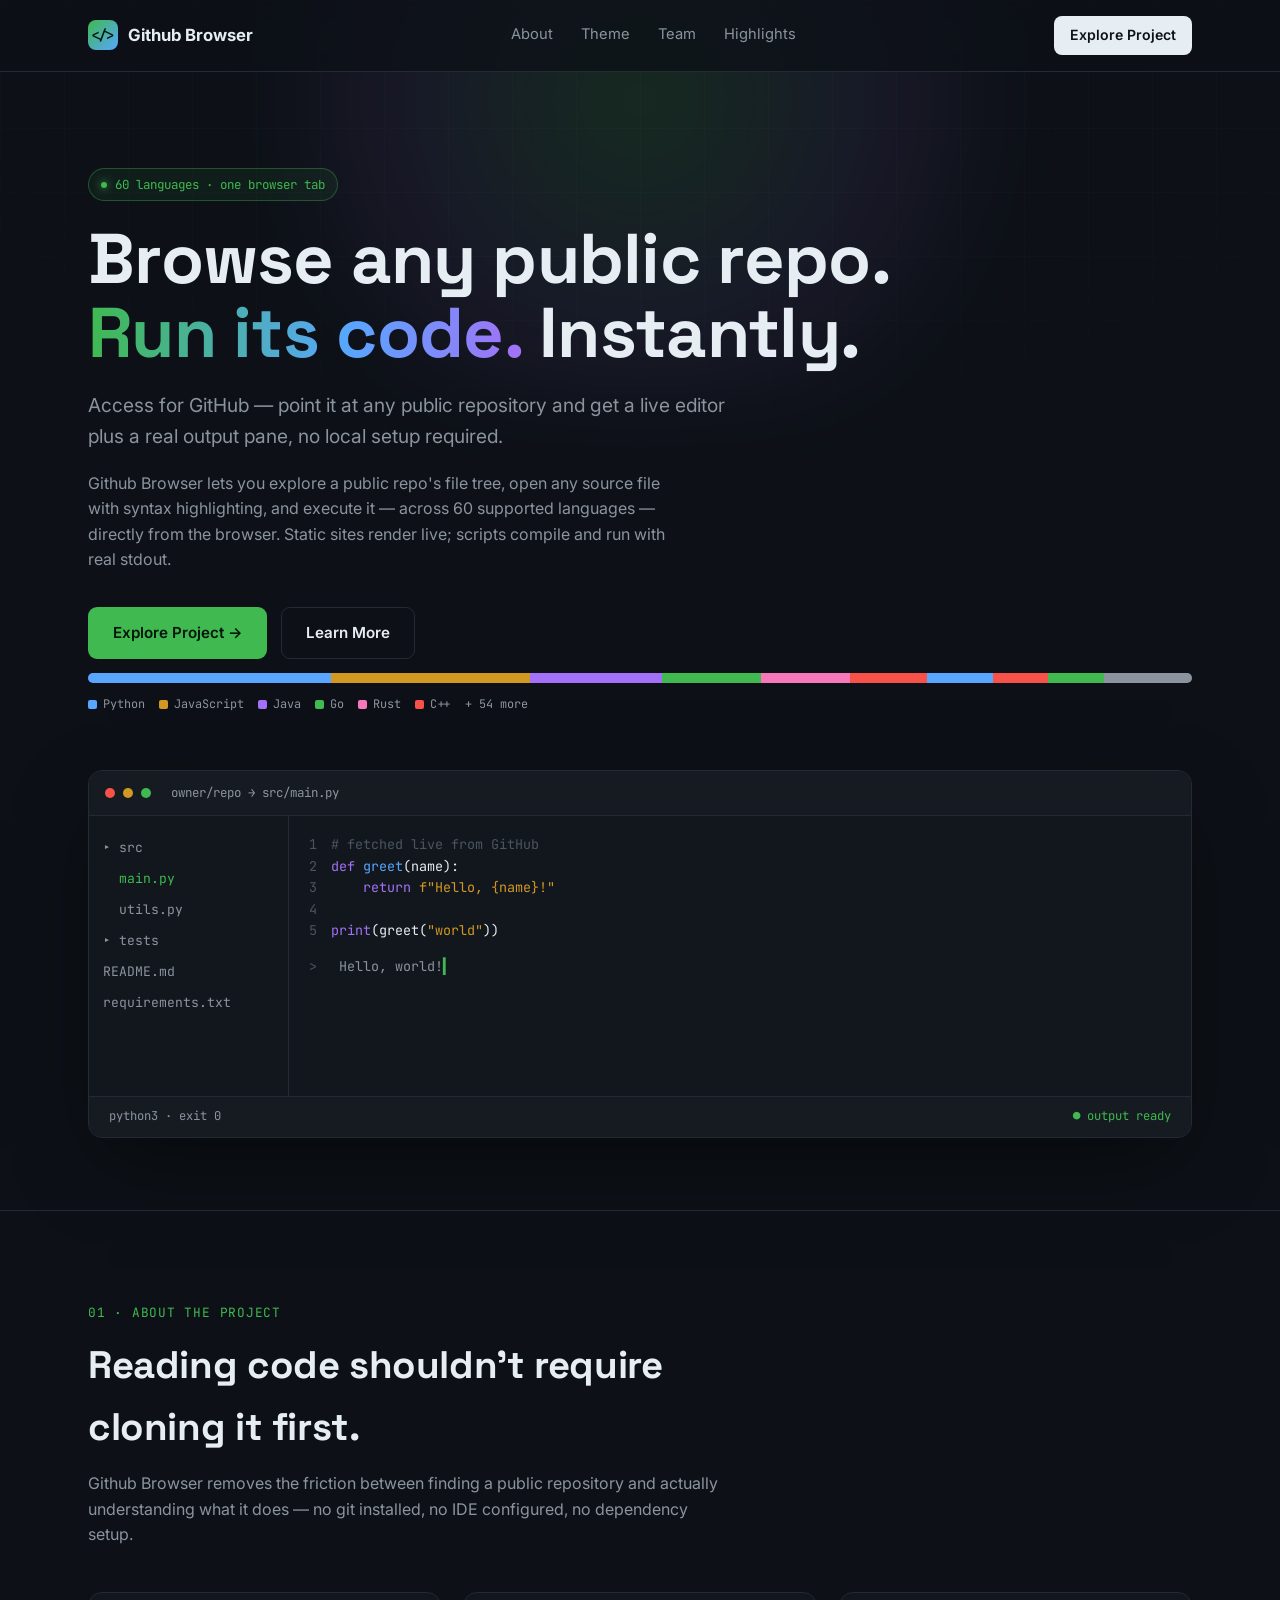
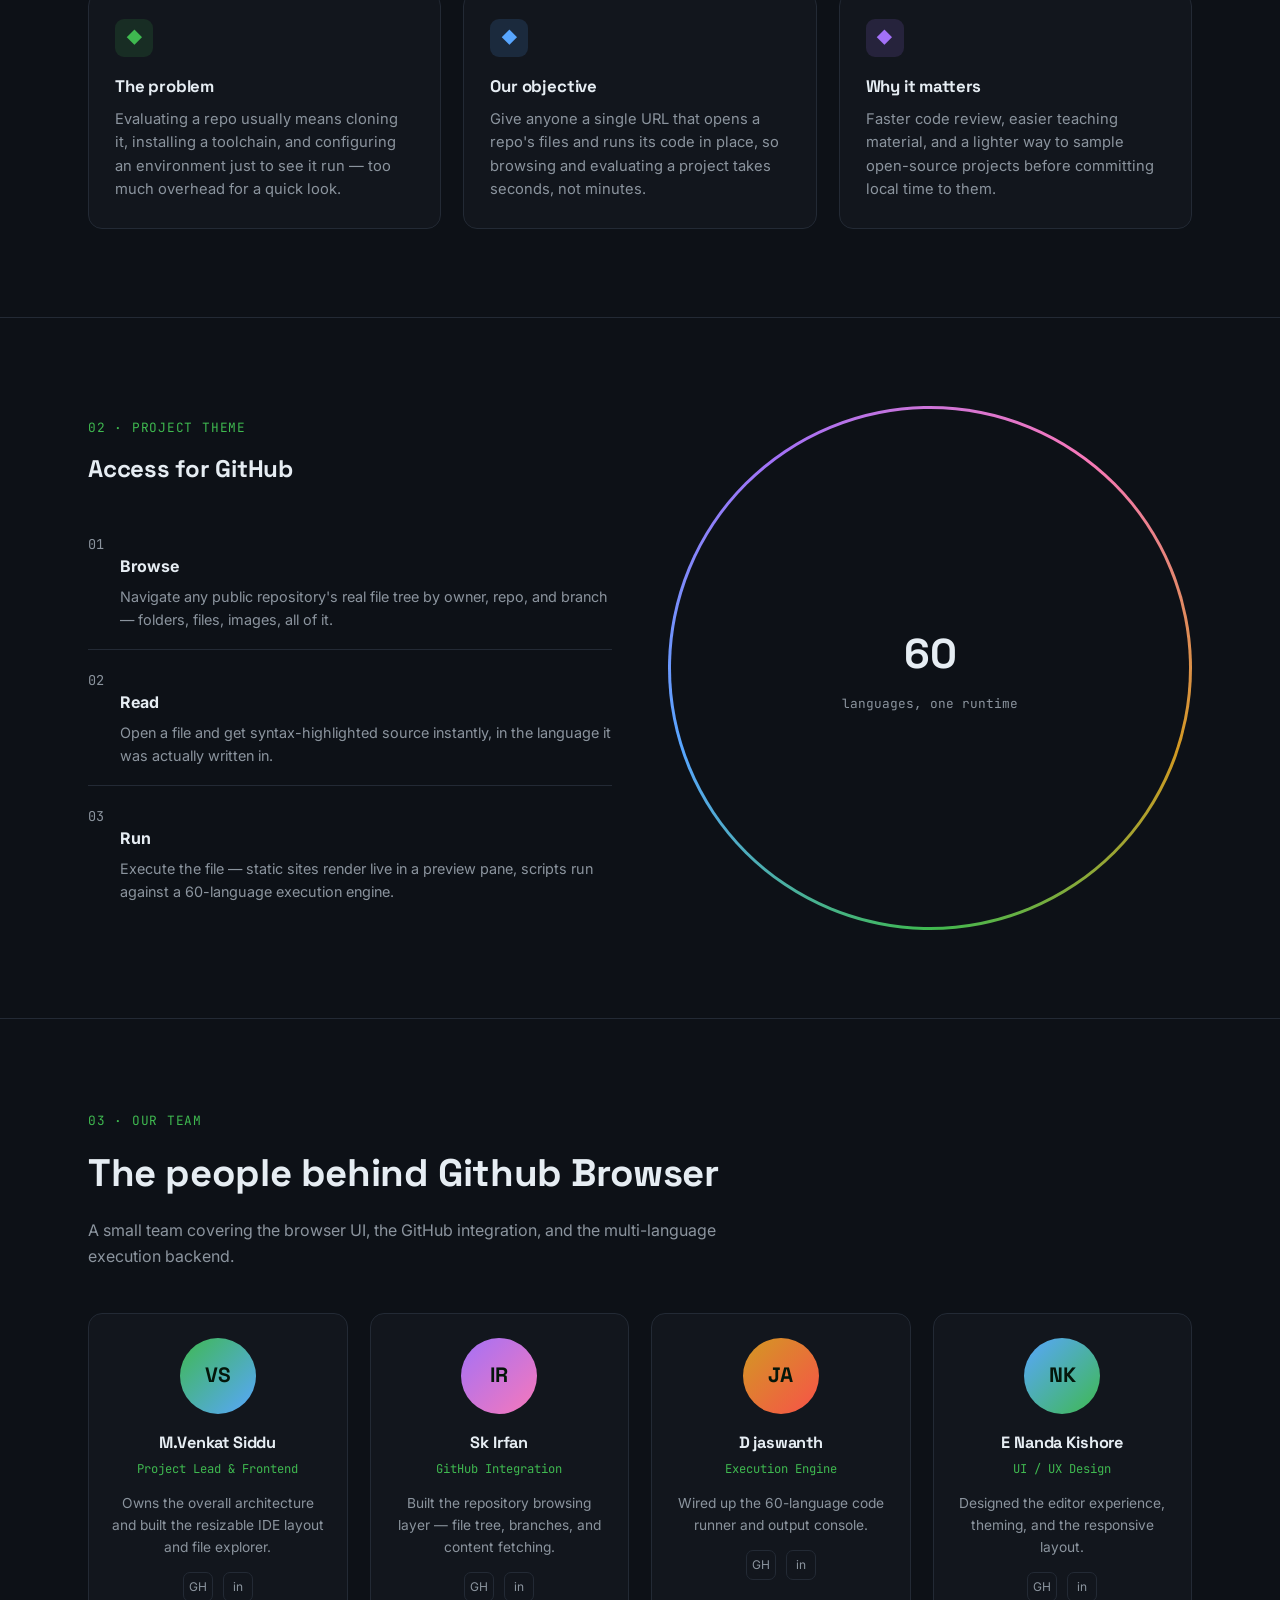
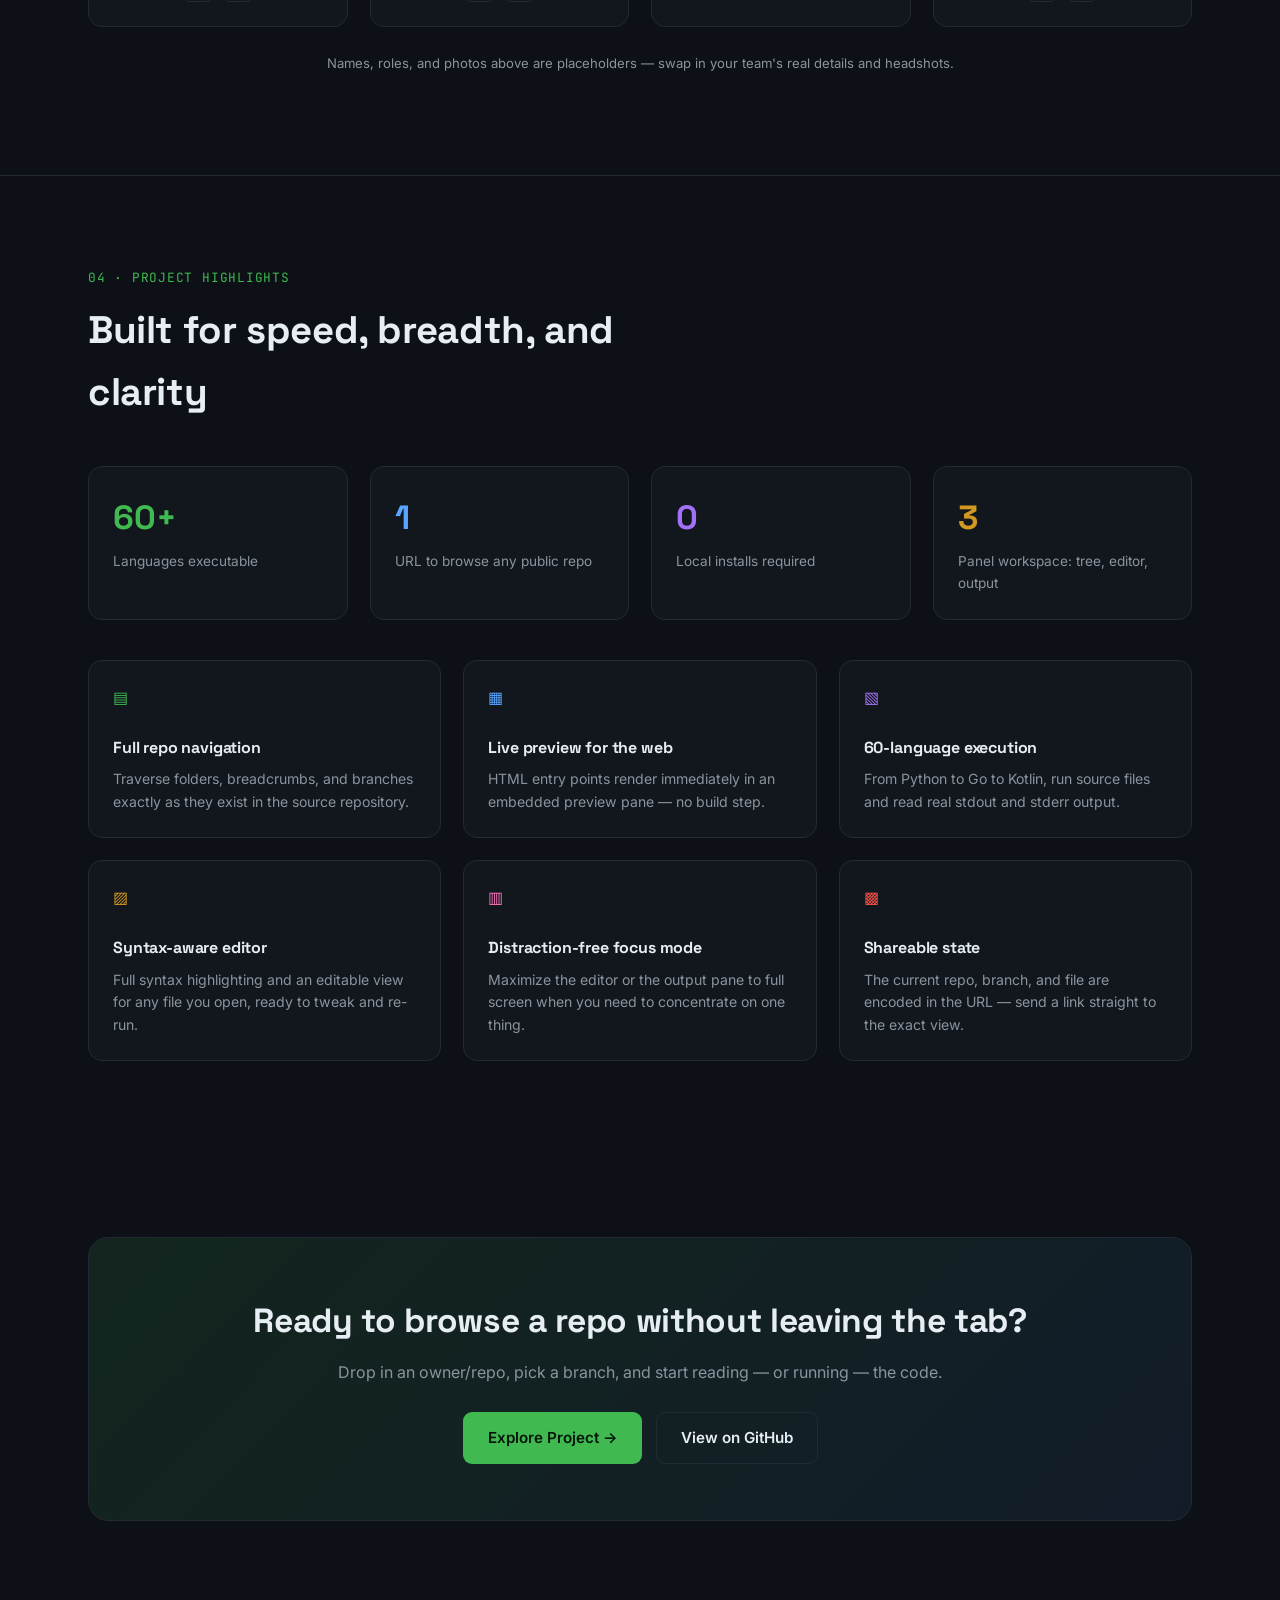
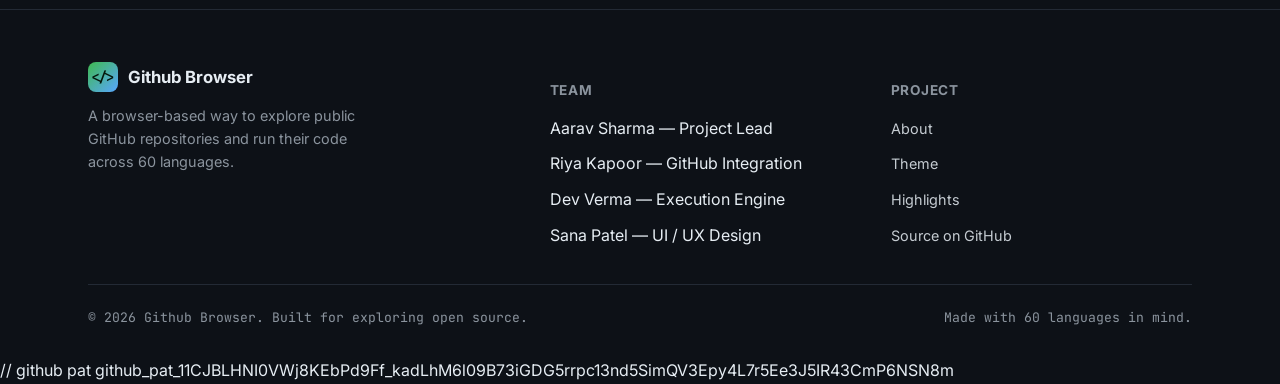
<file: index1.html>
<!DOCTYPE html>
<html lang="en">
<head>
<meta charset="UTF-8">
<meta name="viewport" content="width=device-width, initial-scale=1.0">
<title>Github Browser — Browse. Run. Ship.</title>
<link rel="preconnect" href="https://fonts.googleapis.com">
<link rel="preconnect" href="https://fonts.gstatic.com" crossorigin>
<link href="https://fonts.googleapis.com/css2?family=Space+Grotesk:wght@400;500;600;700&family=Inter:wght@400;500;600;700&family=JetBrains+Mono:wght@400;500;600&display=swap" rel="stylesheet">
<style>
  :root{
    --ink:#0d1117;
    --surface:#12161d;
    --surface-2:#161b22;
    --line:#232a35;
    --text:#e6edf3;
    --muted:#8b949e;
    --green:#3fb950;
    --violet:#a371f7;
    --gold:#d29922;
    --blue:#58a6ff;
    --pink:#f778ba;
    --red:#f85149;
    --radius:14px;
  }
  *{box-sizing:border-box;}
  html{scroll-behavior:smooth;}
  body{
    margin:0;
    background:var(--ink);
    color:var(--text);
    font-family:'Inter',sans-serif;
    line-height:1.6;
    -webkit-font-smoothing:antialiased;
    overflow-x:hidden;
  }
  h1,h2,h3{font-family:'Space Grotesk',sans-serif;margin:0;letter-spacing:-0.01em;}
  .mono{font-family:'JetBrains Mono',monospace;}
  a{color:inherit;text-decoration:none;}
  ::selection{background:var(--green);color:#04160a;}
  :focus-visible{outline:2px solid var(--blue);outline-offset:3px;}

  .wrap{max-width:1160px;margin:0 auto;padding:0 28px;}
  section{position:relative;}

  /* background texture: faint grid + glow */
  .bg-grid{
    position:fixed;inset:0;z-index:-2;
    background-image:
      linear-gradient(var(--line) 1px, transparent 1px),
      linear-gradient(90deg, var(--line) 1px, transparent 1px);
    background-size:64px 64px;
    opacity:0.18;
    mask-image:radial-gradient(ellipse 80% 60% at 50% 0%, #000 40%, transparent 100%);
  }
  .bg-glow{
    position:fixed;top:-200px;left:50%;transform:translateX(-50%);
    width:900px;height:600px;z-index:-1;
    background:radial-gradient(circle, rgba(63,185,80,0.16), rgba(163,113,247,0.08) 45%, transparent 70%);
    filter:blur(40px);
  }

  /* NAV */
  header{
    position:sticky;top:0;z-index:200;
    background:rgba(13,17,23,0.75);
    backdrop-filter:blur(10px);
    border-bottom:1px solid var(--line);
  }
  nav{display:flex;align-items:center;justify-content:space-between;padding:16px 0;}
  .brand{display:flex;align-items:center;gap:10px;font-weight:700;font-size:1.05rem;}
  .brand-mark{
    width:30px;height:30px;border-radius:8px;
    background:linear-gradient(135deg,var(--green),var(--blue));
    display:flex;align-items:center;justify-content:center;
    color:#04160a;font-family:'JetBrains Mono',monospace;font-weight:600;font-size:14px;
  }
  .nav-links{display:flex;gap:28px;font-size:0.92rem;color:var(--muted);}
  .nav-links a{transition:color .2s;}
  .nav-links a:hover{color:var(--text);}
  .nav-cta{
    padding:8px 16px;border-radius:8px;background:var(--text);color:var(--ink);
    font-weight:600;font-size:0.88rem;transition:transform .15s ease, box-shadow .15s ease;
  }
  .nav-cta:hover{transform:translateY(-1px);box-shadow:0 8px 20px rgba(63,185,80,0.25);}
  .nav-toggle{display:none;background:none;border:1px solid var(--line);color:var(--text);border-radius:8px;padding:6px 10px;cursor:pointer;}

  /* HERO */
  .hero{padding:96px 0 72px;}
  .eyebrow{
    display:inline-flex;align-items:center;gap:8px;
    font-family:'JetBrains Mono',monospace;font-size:0.78rem;color:var(--green);
    border:1px solid rgba(63,185,80,0.35);background:rgba(63,185,80,0.08);
    padding:6px 12px;border-radius:999px;margin-bottom:22px;
  }
  .eyebrow .dot{width:6px;height:6px;border-radius:50%;background:var(--green);box-shadow:0 0 8px var(--green);animation:pulse 1.8s ease-in-out infinite;}
  @keyframes pulse{0%,100%{opacity:1;}50%{opacity:0.3;}}
  .hero h1{font-size:clamp(2.4rem, 6vw, 4.4rem);font-weight:700;line-height:1.04;}
  .hero h1 .grad{background:linear-gradient(90deg,var(--green),var(--blue) 60%,var(--violet));-webkit-background-clip:text;background-clip:text;color:transparent;}
  .hero p.tag{margin-top:20px;font-size:1.2rem;color:var(--muted);max-width:640px;}
  .hero p.desc{margin-top:14px;font-size:1rem;color:var(--muted);max-width:600px;}
  .hero-actions{display:flex;gap:14px;margin-top:34px;flex-wrap:wrap;}
  .btn{
    padding:13px 24px;border-radius:9px;font-weight:600;font-size:0.95rem;
    display:inline-flex;align-items:center;gap:8px;cursor:pointer;border:1px solid transparent;
    transition:transform .18s ease, box-shadow .18s ease, background .18s ease;
  }
  .btn-primary{background:var(--green);color:#04160a;}
  .btn-primary:hover{transform:translateY(-2px);box-shadow:0 12px 28px rgba(63,185,80,0.28);}
  .btn-ghost{border-color:var(--line);color:var(--text);background:transparent;}
  .btn-ghost:hover{border-color:var(--muted);transform:translateY(-2px);}

  /* language spectrum bar — signature element */
  .lang-bar{display:flex;width:100%;height:10px;border-radius:6px;overflow:hidden;margin-top:14px;box-shadow:0 0 0 1px var(--line) inset;}
  .lang-bar span{height:100%;transition:filter .2s;}
  .lang-bar span:hover{filter:brightness(1.3);}
  .lang-legend{display:flex;flex-wrap:wrap;gap:14px;margin-top:12px;font-family:'JetBrains Mono',monospace;font-size:0.74rem;color:var(--muted);}
  .lang-legend .chip{display:inline-flex;align-items:center;gap:6px;}
  .lang-legend .sw{width:9px;height:9px;border-radius:2px;}

  /* hero visual: mock IDE window */
  .hero-visual{margin-top:56px;}
  .window{
    background:var(--surface);border:1px solid var(--line);border-radius:var(--radius);
    overflow:hidden;box-shadow:0 30px 80px -20px rgba(0,0,0,0.6);
  }
  .window-bar{display:flex;align-items:center;gap:8px;padding:12px 16px;border-bottom:1px solid var(--line);background:var(--surface-2);}
  .window-bar .b{width:10px;height:10px;border-radius:50%;}
  .b.r{background:#f85149;}.b.y{background:#d29922;}.b.g{background:#3fb950;}
  .window-bar .path{margin-left:12px;font-family:'JetBrains Mono',monospace;font-size:0.78rem;color:var(--muted);}
  .window-body{display:grid;grid-template-columns:200px 1fr;min-height:280px;}
  .tree{border-right:1px solid var(--line);padding:16px 14px;font-family:'JetBrains Mono',monospace;font-size:0.82rem;color:var(--muted);}
  .tree .item{padding:5px 0;cursor:default;}
  .tree .item.active{color:var(--green);}
  .tree .folder::before{content:"▸ ";}
  .code-pane{padding:18px 20px;font-family:'JetBrains Mono',monospace;font-size:0.84rem;color:var(--text);position:relative;}
  .code-pane .ln{color:#4b5560;display:inline-block;width:22px;user-select:none;}
  .code-pane .kw{color:var(--violet);}
  .code-pane .str{color:var(--gold);}
  .code-pane .fn{color:var(--blue);}
  .code-pane .cm{color:#4b5560;}
  #typedOut::after{content:"▍";animation:blink 1s step-start infinite;color:var(--green);}
  @keyframes blink{50%{opacity:0;}}
  .run-strip{display:flex;justify-content:space-between;align-items:center;border-top:1px solid var(--line);padding:10px 20px;background:var(--surface-2);font-family:'JetBrains Mono',monospace;font-size:0.76rem;color:var(--muted);}
  .run-strip .ok{color:var(--green);}

  /* generic section heading */
  .kicker{font-family:'JetBrains Mono',monospace;color:var(--green);font-size:0.8rem;letter-spacing:0.06em;text-transform:uppercase;}
  .section-head{max-width:640px;margin-bottom:44px;}
  .section-head h2{font-size:clamp(1.7rem,3.4vw,2.4rem);margin-top:10px;}
  .section-head p{color:var(--muted);margin-top:14px;font-size:1rem;}

  section.padded{padding:88px 0;}
  section.divider{border-top:1px solid var(--line);}

  /* about */
  .about-grid{display:grid;grid-template-columns:repeat(3,1fr);gap:22px;}
  .about-card{
    background:var(--surface);border:1px solid var(--line);border-radius:var(--radius);
    padding:26px;transition:transform .25s ease, border-color .25s ease;
  }
  .about-card:hover{transform:translateY(-4px);border-color:rgba(63,185,80,0.4);}
  .about-card .ic{width:38px;height:38px;border-radius:9px;display:flex;align-items:center;justify-content:center;margin-bottom:16px;}
  .about-card h3{font-size:1.05rem;margin-bottom:8px;}
  .about-card p{color:var(--muted);font-size:0.92rem;margin:0;}

  /* theme section */
  .theme-wrap{display:grid;grid-template-columns:1fr 1fr;gap:56px;align-items:center;}
  .theme-points .point{display:flex;gap:16px;padding:18px 0;border-bottom:1px solid var(--line);}
  .theme-points .point:last-child{border-bottom:none;}
  .theme-points .num{font-family:'JetBrains Mono',monospace;color:var(--muted);font-size:0.85rem;padding-top:2px;}
  .theme-points h4{font-size:1rem;margin-bottom:6px;}
  .theme-points p{color:var(--muted);font-size:0.9rem;margin:0;}
  .theme-orb{
    aspect-ratio:1/1;border-radius:50%;position:relative;
    background:conic-gradient(from 180deg,var(--green),var(--blue),var(--violet),var(--pink),var(--gold),var(--green));
    padding:3px;
  }
  .theme-orb-inner{
    background:var(--ink);border-radius:50%;width:100%;height:100%;
    display:flex;align-items:center;justify-content:center;flex-direction:column;gap:6px;text-align:center;
  }
  .theme-orb-inner .big{font-family:'Space Grotesk',sans-serif;font-size:2.6rem;font-weight:700;}
  .theme-orb-inner .lbl{font-family:'JetBrains Mono',monospace;color:var(--muted);font-size:0.8rem;}

  /* team */
  .team-grid{display:grid;grid-template-columns:repeat(4,1fr);gap:22px;}
  .team-card{
    background:var(--surface);border:1px solid var(--line);border-radius:var(--radius);
    padding:24px 20px;text-align:center;transition:transform .25s ease, border-color .25s ease;
  }
  .team-card:hover{transform:translateY(-6px);border-color:rgba(88,166,255,0.4);}
  .avatar{
    width:76px;height:76px;border-radius:50%;margin:0 auto 16px;
    display:flex;align-items:center;justify-content:center;
    font-family:'Space Grotesk',sans-serif;font-weight:700;font-size:1.3rem;color:#04160a;
  }
  .team-card h3{font-size:1.02rem;}
  .team-card .role{color:var(--green);font-family:'JetBrains Mono',monospace;font-size:0.76rem;margin-top:4px;}
  .team-card p.contrib{color:var(--muted);font-size:0.86rem;margin-top:12px;}
  .team-card .socials{display:flex;justify-content:center;gap:10px;margin-top:14px;}
  .team-card .socials a{width:30px;height:30px;border-radius:7px;border:1px solid var(--line);display:flex;align-items:center;justify-content:center;font-size:0.75rem;color:var(--muted);transition:.2s;}
  .team-card .socials a:hover{color:var(--text);border-color:var(--muted);}

  /* highlights */
  .stat-row{display:grid;grid-template-columns:repeat(4,1fr);gap:22px;margin-bottom:40px;}
  .stat{background:var(--surface);border:1px solid var(--line);border-radius:var(--radius);padding:24px;}
  .stat .num{font-family:'Space Grotesk',sans-serif;font-size:2.1rem;font-weight:700;}
  .stat .num.green{color:var(--green);}
  .stat .num.blue{color:var(--blue);}
  .stat .num.violet{color:var(--violet);}
  .stat .num.gold{color:var(--gold);}
  .stat .lbl{color:var(--muted);font-size:0.85rem;margin-top:6px;}

  .feat-grid{display:grid;grid-template-columns:repeat(3,1fr);gap:22px;}
  .feat-card{background:var(--surface);border:1px solid var(--line);border-radius:var(--radius);padding:24px;transition:transform .25s ease;}
  .feat-card:hover{transform:translateY(-4px);}
  .feat-card .ic{width:36px;height:36px;margin-bottom:14px;}
  .feat-card h3{font-size:1rem;margin-bottom:8px;}
  .feat-card p{color:var(--muted);font-size:0.88rem;margin:0;}

  /* CTA band */
  .cta-band{
    margin:0 auto;padding:56px 40px;border-radius:20px;
    background:linear-gradient(135deg, rgba(63,185,80,0.12), rgba(88,166,255,0.08));
    border:1px solid var(--line);text-align:center;
  }
  .cta-band h2{font-size:clamp(1.5rem,3vw,2.1rem);}
  .cta-band p{color:var(--muted);margin-top:12px;}
  .cta-band .hero-actions{justify-content:center;margin-top:26px;}

  /* footer */
  footer{border-top:1px solid var(--line);padding:52px 0 30px;}
  .foot-grid{display:grid;grid-template-columns:1.4fr 1fr 1fr;gap:40px;padding-bottom:36px;}
  .foot-brand p{color:var(--muted);font-size:0.9rem;margin-top:12px;max-width:280px;}
  footer h4{font-size:0.85rem;color:var(--muted);text-transform:uppercase;letter-spacing:0.05em;margin-bottom:14px;}
  footer ul{list-style:none;padding:0;margin:0;display:flex;flex-direction:column;gap:10px;}
  footer ul a{color:var(--text);font-size:0.9rem;opacity:0.85;transition:.2s;}
  footer ul a:hover{opacity:1;color:var(--green);}
  .foot-bottom{border-top:1px solid var(--line);padding-top:22px;display:flex;justify-content:space-between;flex-wrap:wrap;gap:10px;color:var(--muted);font-size:0.82rem;font-family:'JetBrains Mono',monospace;}

  /* reveal-on-scroll */
  .reveal{opacity:0;transform:translateY(18px);transition:opacity .6s ease, transform .6s ease;}
  .reveal.in{opacity:1;transform:none;}

  @media (max-width:900px){
    .about-grid{grid-template-columns:1fr 1fr;}
    .team-grid{grid-template-columns:1fr 1fr;}
    .stat-row{grid-template-columns:1fr 1fr;}
    .feat-grid{grid-template-columns:1fr 1fr;}
    .theme-wrap{grid-template-columns:1fr;}
    .foot-grid{grid-template-columns:1fr 1fr;}
  }
  @media (max-width:640px){
    .nav-links{display:none;}
    .nav-toggle{display:inline-block;}
    .window-body{grid-template-columns:1fr;}
    .tree{display:none;}
    .about-grid,.team-grid,.stat-row,.feat-grid{grid-template-columns:1fr;}
    .foot-grid{grid-template-columns:1fr;}
    .hero{padding:64px 0 48px;}
  }
  @media (prefers-reduced-motion: reduce){
    *{animation:none !important;transition:none !important;}
  }
</style>
</head>
<body>

<div class="bg-grid"></div>
<div class="bg-glow"></div>

<header>
  <div class="wrap">
    <nav>
      <div class="brand"><div class="brand-mark">&lt;/&gt;</div>Github Browser</div>
      <div class="nav-links">
        <a href="#about">About</a>
        <a href="#theme">Theme</a>
        <a href="#team">Team</a>
        <a href="#highlights">Highlights</a>
      </div>
      <a href="/github.html" class="nav-cta">Explore Project</a>
    </nav>
  </div>
</header>

<main>
  <!-- HERO -->
  <section class="hero">
    <div class="wrap">
      <span class="eyebrow"><span class="dot"></span>60 languages · one browser tab</span>
      <h1>Browse any public repo.<br><span class="grad">Run its code.</span> Instantly.</h1>
      <p class="tag">Access for GitHub — point it at any public repository and get a live editor plus a real output pane, no local setup required.</p>
      <p class="desc">Github Browser lets you explore a public repo's file tree, open any source file with syntax highlighting, and execute it — across 60 supported languages — directly from the browser. Static sites render live; scripts compile and run with real stdout.</p>
      <div class="hero-actions">
        <a href="/github.html" class="btn btn-primary">Explore Project →</a>
        <a href="#about" class="btn btn-ghost">Learn More</a>
      </div>

      <!-- signature: language spectrum bar -->
      <div class="lang-bar" id="langBar"></div>
      <div class="lang-legend">
        <span class="chip"><span class="sw" style="background:var(--blue)"></span>Python</span>
        <span class="chip"><span class="sw" style="background:var(--gold)"></span>JavaScript</span>
        <span class="chip"><span class="sw" style="background:var(--violet)"></span>Java</span>
        <span class="chip"><span class="sw" style="background:var(--green)"></span>Go</span>
        <span class="chip"><span class="sw" style="background:var(--pink)"></span>Rust</span>
        <span class="chip"><span class="sw" style="background:var(--red)"></span>C++</span>
        <span class="chip">+ 54 more</span>
      </div>

      <!-- hero visual -->
      <div class="hero-visual reveal" id="explore">
        <div class="window">
          <div class="window-bar">
            <span class="b r"></span><span class="b y"></span><span class="b g"></span>
            <span class="path mono">owner/repo → src/main.py</span>
          </div>
          <div class="window-body">
            <div class="tree">
              <div class="item folder">src</div>
              <div class="item active" style="padding-left:16px;">main.py</div>
              <div class="item" style="padding-left:16px;">utils.py</div>
              <div class="item folder">tests</div>
              <div class="item">README.md</div>
              <div class="item">requirements.txt</div>
            </div>
            <div class="code-pane">
<div><span class="ln">1</span><span class="cm"># fetched live from GitHub</span></div>
<div><span class="ln">2</span><span class="kw">def</span> <span class="fn">greet</span>(name):</div>
<div><span class="ln">3</span>&nbsp;&nbsp;&nbsp;&nbsp;<span class="kw">return</span> <span class="str">f"Hello, {name}!"</span></div>
<div><span class="ln">4</span></div>
<div><span class="ln">5</span><span class="kw">print</span>(greet(<span class="str">"world"</span>))</div>
<div style="margin-top:14px;color:var(--muted);"><span class="ln">&gt;</span> <span id="typedOut"></span></div>
            </div>
          </div>
          <div class="run-strip">
            <span>python3 · exit 0</span>
            <span class="ok">● output ready</span>
          </div>
        </div>
      </div>
    </div>
  </section>

  <!-- ABOUT -->
  <section class="padded divider" id="about">
    <div class="wrap">
      <div class="section-head reveal">
        <span class="kicker">01 · About the project</span>
        <h2>Reading code shouldn't require cloning it first.</h2>
        <p>Github Browser removes the friction between finding a public repository and actually understanding what it does — no git installed, no IDE configured, no dependency setup.</p>
      </div>
      <div class="about-grid">
        <div class="about-card reveal">
          <div class="ic" style="background:rgba(63,185,80,0.14);color:var(--green);">◆</div>
          <h3>The problem</h3>
          <p>Evaluating a repo usually means cloning it, installing a toolchain, and configuring an environment just to see it run — too much overhead for a quick look.</p>
        </div>
        <div class="about-card reveal">
          <div class="ic" style="background:rgba(88,166,255,0.14);color:var(--blue);">◆</div>
          <h3>Our objective</h3>
          <p>Give anyone a single URL that opens a repo's files and runs its code in place, so browsing and evaluating a project takes seconds, not minutes.</p>
        </div>
        <div class="about-card reveal">
          <div class="ic" style="background:rgba(163,113,247,0.14);color:var(--violet);">◆</div>
          <h3>Why it matters</h3>
          <p>Faster code review, easier teaching material, and a lighter way to sample open-source projects before committing local time to them.</p>
        </div>
      </div>
    </div>
  </section>

  <!-- THEME -->
  <section class="padded divider" id="theme">
    <div class="wrap">
      <div class="theme-wrap">
        <div class="reveal">
          <span class="kicker">02 · Project theme</span>
          <h2 style="margin-top:10px;margin-bottom:26px;">Access for GitHub</h2>
          <div class="theme-points">
            <div class="point">
              <span class="num">01</span>
              <div><h4>Browse</h4><p>Navigate any public repository's real file tree by owner, repo, and branch — folders, files, images, all of it.</p></div>
            </div>
            <div class="point">
              <span class="num">02</span>
              <div><h4>Read</h4><p>Open a file and get syntax-highlighted source instantly, in the language it was actually written in.</p></div>
            </div>
            <div class="point">
              <span class="num">03</span>
              <div><h4>Run</h4><p>Execute the file — static sites render live in a preview pane, scripts run against a 60-language execution engine.</p></div>
            </div>
          </div>
        </div>
        <div class="theme-orb reveal">
          <div class="theme-orb-inner">
            <div class="big">60</div>
            <div class="lbl">languages, one runtime</div>
          </div>
        </div>
      </div>
    </div>
  </section>

  <!-- TEAM -->
  <section class="padded divider" id="team">
    <div class="wrap">
      <div class="section-head reveal">
        <span class="kicker">03 · Our team</span>
        <h2>The people behind Github Browser</h2>
        <p>A small team covering the browser UI, the GitHub integration, and the multi-language execution backend.</p>
      </div>
      <div class="team-grid">

        <div class="team-card reveal">
          <div class="avatar" style="background:linear-gradient(135deg,var(--green),var(--blue));">VS</div>
          <h3>M.Venkat Siddu</h3>
          <div class="role">Project Lead &amp; Frontend</div>
          <p class="contrib">Owns the overall architecture and built the resizable IDE layout and file explorer.</p>
          <div class="socials"><a href="#" aria-label="GitHub">GH</a><a href="#" aria-label="LinkedIn">in</a></div>
        </div>

        <div class="team-card reveal">
          <div class="avatar" style="background:linear-gradient(135deg,var(--violet),var(--pink));">IR</div>
          <h3>Sk Irfan</h3>
          <div class="role">GitHub Integration</div>
          <p class="contrib">Built the repository browsing layer — file tree, branches, and content fetching.</p>
          <div class="socials"><a href="#" aria-label="GitHub">GH</a><a href="#" aria-label="LinkedIn">in</a></div>
        </div>

        <div class="team-card reveal">
          <div class="avatar" style="background:linear-gradient(135deg,var(--gold),var(--red));">JA</div>
          <h3>D jaswanth</h3>
          <div class="role">Execution Engine</div>
          <p class="contrib">Wired up the 60-language code runner and output console.</p>
          <div class="socials"><a href="#" aria-label="GitHub">GH</a><a href="#" aria-label="LinkedIn">in</a></div>
        </div>

        <div class="team-card reveal">
          <div class="avatar" style="background:linear-gradient(135deg,var(--blue),var(--green));">NK</div>
          <h3>E Nanda Kishore</h3>
          <div class="role">UI / UX Design</div>
          <p class="contrib">Designed the editor experience, theming, and the responsive layout.</p>
          <div class="socials"><a href="#" aria-label="GitHub">GH</a><a href="#" aria-label="LinkedIn">in</a></div>
        </div>

      </div>
      <p style="text-align:center;color:var(--muted);font-size:0.82rem;margin-top:26px;">Names, roles, and photos above are placeholders — swap in your team's real details and headshots.</p>
    </div>
  </section>

  <!-- HIGHLIGHTS -->
  <section class="padded divider" id="highlights">
    <div class="wrap">
      <div class="section-head reveal">
        <span class="kicker">04 · Project highlights</span>
        <h2>Built for speed, breadth, and clarity</h2>
      </div>

      <div class="stat-row">
        <div class="stat reveal"><div class="num green">60+</div><div class="lbl">Languages executable</div></div>
        <div class="stat reveal"><div class="num blue">1</div><div class="lbl">URL to browse any public repo</div></div>
        <div class="stat reveal"><div class="num violet">0</div><div class="lbl">Local installs required</div></div>
        <div class="stat reveal"><div class="num gold">3</div><div class="lbl">Panel workspace: tree, editor, output</div></div>
      </div>

      <div class="feat-grid">
        <div class="feat-card reveal">
          <div class="ic" style="color:var(--green);">▤</div>
          <h3>Full repo navigation</h3>
          <p>Traverse folders, breadcrumbs, and branches exactly as they exist in the source repository.</p>
        </div>
        <div class="feat-card reveal">
          <div class="ic" style="color:var(--blue);">▦</div>
          <h3>Live preview for the web</h3>
          <p>HTML entry points render immediately in an embedded preview pane — no build step.</p>
        </div>
        <div class="feat-card reveal">
          <div class="ic" style="color:var(--violet);">▧</div>
          <h3>60-language execution</h3>
          <p>From Python to Go to Kotlin, run source files and read real stdout and stderr output.</p>
        </div>
        <div class="feat-card reveal">
          <div class="ic" style="color:var(--gold);">▨</div>
          <h3>Syntax-aware editor</h3>
          <p>Full syntax highlighting and an editable view for any file you open, ready to tweak and re-run.</p>
        </div>
        <div class="feat-card reveal">
          <div class="ic" style="color:var(--pink);">▥</div>
          <h3>Distraction-free focus mode</h3>
          <p>Maximize the editor or the output pane to full screen when you need to concentrate on one thing.</p>
        </div>
        <div class="feat-card reveal">
          <div class="ic" style="color:var(--red);">▩</div>
          <h3>Shareable state</h3>
          <p>The current repo, branch, and file are encoded in the URL — send a link straight to the exact view.</p>
        </div>
      </div>
    </div>
  </section>

  <!-- CTA -->
  <section class="padded">
    <div class="wrap">
      <div class="cta-band reveal">
        <h2>Ready to browse a repo without leaving the tab?</h2>
        <p>Drop in an owner/repo, pick a branch, and start reading — or running — the code.</p>
        <div class="hero-actions">
          <a href="#" class="btn btn-primary">Explore Project →</a>
          <a href="#" class="btn btn-ghost">View on GitHub</a>
        </div>
      </div>
    </div>
  </section>
</main>

<footer>
  <div class="wrap">
    <div class="foot-grid">
      <div class="foot-brand">
        <div class="brand"><div class="brand-mark">&lt;/&gt;</div>Github Browser</div>
        <p>A browser-based way to explore public GitHub repositories and run their code across 60 languages.</p>
      </div>
      <div>
        <h4>Team</h4>
        <ul>
          <li>Aarav Sharma — Project Lead</li>
          <li>Riya Kapoor — GitHub Integration</li>
          <li>Dev Verma — Execution Engine</li>
          <li>Sana Patel — UI / UX Design</li>
        </ul>
      </div>
      <div>
        <h4>Project</h4>
        <ul>
          <li><a href="#about">About</a></li>
          <li><a href="#theme">Theme</a></li>
          <li><a href="#highlights">Highlights</a></li>
          <li><a href="#">Source on GitHub</a></li>
        </ul>
      </div>
    </div>
    <div class="foot-bottom">
      <span>© 2026 Github Browser. Built for exploring open source.</span>
      <span>Made with 60 languages in mind.</span>
    </div>
  </div>
</footer>

<script>
  // Signature language spectrum bar — generated with realistic GitHub-style language weights
  (function(){
    const langs = [
      {n:'Python',w:22,c:'var(--blue)'},
      {n:'JavaScript',w:18,c:'var(--gold)'},
      {n:'Java',w:12,c:'var(--violet)'},
      {n:'Go',w:9,c:'var(--green)'},
      {n:'Rust',w:8,c:'var(--pink)'},
      {n:'C++',w:7,c:'var(--red)'},
      {n:'TypeScript',w:6,c:'var(--blue)'},
      {n:'Ruby',w:5,c:'var(--red)'},
      {n:'C#',w:5,c:'var(--green)'},
      {n:'Other 51',w:8,c:'var(--muted)'}
    ];
    const bar = document.getElementById('langBar');
    langs.forEach(l=>{
      const s = document.createElement('span');
      s.style.width = l.w + '%';
      s.style.background = l.c;
      s.title = l.n;
      bar.appendChild(s);
    });
  })();

  // Typing effect for hero terminal output
  (function(){
    const el = document.getElementById('typedOut');
    const text = 'Hello, world!';
    let i = 0;
    function type(){
      if(i <= text.length){
        el.textContent = text.slice(0, i);
        i++;
        setTimeout(type, 70);
      }
    }
    setTimeout(type, 900);
  })();

  // Scroll reveal
  (function(){
    const items = document.querySelectorAll('.reveal');
    const io = new IntersectionObserver((entries)=>{
      entries.forEach(e=>{
        if(e.isIntersecting){
          e.target.classList.add('in');
          io.unobserve(e.target);
        }
      });
    }, {threshold:0.15});
    items.forEach(i=>io.observe(i));
  })();
</script>

</body>
</html>
 
// github pat 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
</file>
<file: style.css>
:root{
  --ink:#0d1117;
  --surface:#12161d;
  --surface-2:#161b22;
  --surface-3:#1c232c;
  --line:#232a35;
  --line-strong:#2d3644;
  --text:#e6edf3;
  --muted:#8b949e;
  --green:#3fb950;
  --green-deep:#2ea043;
  --violet:#a371f7;
  --gold:#d29922;
  --blue:#58a6ff;
  --pink:#f778ba;
  --red:#f85149;
  --radius:14px;
  --radius-sm:9px;
}
*{box-sizing:border-box;}
html{scroll-behavior:smooth;}
body{
  margin:0;
  background:var(--ink);
  color:var(--text);
  font-family:'Inter',sans-serif;
  line-height:1.6;
  -webkit-font-smoothing:antialiased;
  overflow-x:hidden;
  min-width:320px;
}
h1,h2,h3{font-family:'Space Grotesk',sans-serif;margin:0;letter-spacing:-0.01em;}
.mono{font-family:'JetBrains Mono',monospace;}
a{color:inherit;text-decoration:none;}
button{font-family:inherit;}
img{max-width:100%;}
::selection{background:var(--green);color:#04160a;}
:focus-visible{outline:2px solid var(--blue);outline-offset:3px;border-radius:4px;}

.skip-link{
  position:absolute;top:-48px;left:12px;z-index:999;
  background:var(--green);color:#04160a;padding:10px 16px;border-radius:8px;font-weight:600;
  transition:top .2s ease;
}
.skip-link:focus{top:12px;}

.wrap{max-width:1160px;margin:0 auto;padding:0 28px;}
.wrap-wide{max-width:1440px;margin:0 auto;padding:0 28px;}
section{position:relative;}

.bg-grid{
  position:fixed;inset:0;z-index:-2;
  background-image:
    linear-gradient(var(--line) 1px, transparent 1px),
    linear-gradient(90deg, var(--line) 1px, transparent 1px);
  background-size:64px 64px;
  opacity:0.18;
  mask-image:radial-gradient(ellipse 80% 60% at 50% 0%, #000 40%, transparent 100%);
}
.bg-glow{
  position:fixed;top:-200px;left:50%;transform:translateX(-50%);
  width:900px;height:600px;z-index:-1;
  background:radial-gradient(circle, rgba(63,185,80,0.16), rgba(163,113,247,0.08) 45%, transparent 70%);
  filter:blur(40px);
}

/* ---------------------------------------------------------------------
   NAV
--------------------------------------------------------------------- */
header{
  position:sticky;top:0;z-index:200;
  background:rgba(13,17,23,0.75);
  backdrop-filter:blur(10px);
  -webkit-backdrop-filter:blur(10px);
  border-bottom:1px solid var(--line);
}
nav{display:flex;align-items:center;justify-content:space-between;padding:16px 0;gap:16px;}
.brand{display:flex;align-items:center;gap:10px;font-weight:700;font-size:1.05rem;}
.brand-mark{
  width:30px;height:30px;border-radius:8px;
  background:linear-gradient(135deg,var(--green),var(--blue));
  display:flex;align-items:center;justify-content:center;
  color:#04160a;font-family:'JetBrains Mono',monospace;font-weight:600;font-size:14px;
  flex-shrink:0;
  box-shadow:0 2px 0 rgba(0,0,0,0.35), 0 6px 14px -4px rgba(63,185,80,0.5), inset 0 1px 0 rgba(255,255,255,0.35);
  transition:transform .25s ease;
}
.brand:hover .brand-mark{transform:rotateY(180deg);}
.nav-links{display:flex;gap:28px;font-size:0.92rem;color:var(--muted);}
.nav-links a{transition:color .2s;position:relative;padding:2px 0;}
.nav-links a:hover{color:var(--text);}
.nav-links a.active{color:var(--green);}
.nav-back{display:inline-flex;align-items:center;gap:6px;color:var(--muted);font-size:0.9rem;transition:color .2s;}
.nav-back:hover{color:var(--text);}
.nav-cta{
  padding:8px 16px;border-radius:8px;background:var(--text);color:var(--ink);
  font-weight:600;font-size:0.88rem;transition:transform .15s ease, box-shadow .15s ease;
  white-space:nowrap;
}
.nav-cta:hover{transform:translateY(-1px);box-shadow:0 8px 20px rgba(63,185,80,0.25);}

.nav-toggle{
  display:none;background:none;border:1px solid var(--line);color:var(--text);
  border-radius:8px;width:38px;height:34px;cursor:pointer;
  flex-direction:column;align-items:center;justify-content:center;gap:4px;
}
.nav-toggle .bar{width:16px;height:2px;background:var(--text);border-radius:2px;transition:transform .2s ease, opacity .2s ease;}
.nav-toggle[aria-expanded="true"] .bar:nth-child(1){transform:translateY(6px) rotate(45deg);}
.nav-toggle[aria-expanded="true"] .bar:nth-child(2){opacity:0;}
.nav-toggle[aria-expanded="true"] .bar:nth-child(3){transform:translateY(-6px) rotate(-45deg);}

/* ---------------------------------------------------------------------
   BUTTONS (3D bevel)
--------------------------------------------------------------------- */
.hero-actions{display:flex;gap:14px;margin-top:34px;flex-wrap:wrap;}
.btn{
  padding:13px 24px;border-radius:9px;font-weight:600;font-size:0.95rem;
  display:inline-flex;align-items:center;gap:8px;cursor:pointer;border:1px solid transparent;
  transition:transform .15s ease, box-shadow .15s ease, background .18s ease, opacity .18s ease;
}
.btn-primary{
  background:linear-gradient(180deg,#4fd363,var(--green));color:#04160a;
  box-shadow:0 4px 0 var(--green-deep), 0 10px 24px -8px rgba(63,185,80,0.45);
}
.btn-primary:hover{transform:translateY(-2px);box-shadow:0 6px 0 var(--green-deep), 0 16px 32px -10px rgba(63,185,80,0.5);}
.btn-primary:active{transform:translateY(2px);box-shadow:0 1px 0 var(--green-deep), 0 6px 14px -8px rgba(63,185,80,0.4);}
.btn-primary:disabled{opacity:0.45;cursor:not-allowed;transform:none;box-shadow:none;}
.btn-ghost{border-color:var(--line);color:var(--text);background:var(--surface);}
.btn-ghost:hover{border-color:var(--muted);transform:translateY(-2px);box-shadow:0 8px 18px -8px rgba(0,0,0,0.5);}
.btn-ghost:active{transform:translateY(1px);}
.btn-sm{padding:8px 14px;font-size:0.85rem;}

.spinner{
  width:14px;height:14px;border-radius:50%;
  border:2px solid rgba(4,22,10,0.35);border-top-color:#04160a;
  animation:spin .7s linear infinite;
}
@keyframes spin{to{transform:rotate(360deg);}}

/* ---------------------------------------------------------------------
   3D TILT UTILITY (applied via tilt.js)
--------------------------------------------------------------------- */
.tilt{
  transition:transform .12s ease-out, box-shadow .2s ease;
  transform-style:preserve-3d;
  will-change:transform;
  position:relative;
}
.tilt::after{
  content:"";position:absolute;inset:0;border-radius:inherit;pointer-events:none;
  background:radial-gradient(circle at var(--mx,50%) var(--my,50%), rgba(255,255,255,0.09), transparent 60%);
  opacity:0;transition:opacity .25s ease;
}
.tilt:hover::after{opacity:1;}
.tilt:hover{box-shadow:0 24px 44px -20px rgba(0,0,0,0.55);}

/* ---------------------------------------------------------------------
   HERO
--------------------------------------------------------------------- */
.hero{padding:96px 0 72px;}
.eyebrow{
  display:inline-flex;align-items:center;gap:8px;
  font-family:'JetBrains Mono',monospace;font-size:0.78rem;color:var(--green);
  border:1px solid rgba(63,185,80,0.35);background:rgba(63,185,80,0.08);
  padding:6px 12px;border-radius:999px;margin-bottom:22px;
}
.eyebrow .dot{width:6px;height:6px;border-radius:50%;background:var(--green);box-shadow:0 0 8px var(--green);animation:pulse 1.8s ease-in-out infinite;}
@keyframes pulse{0%,100%{opacity:1;}50%{opacity:0.3;}}
.hero h1{font-size:clamp(2.4rem, 6vw, 4.4rem);font-weight:700;line-height:1.04;}
.hero h1 .grad{background:linear-gradient(90deg,var(--green),var(--blue) 60%,var(--violet));-webkit-background-clip:text;background-clip:text;color:transparent;}
.hero p.tag{margin-top:20px;font-size:1.2rem;color:var(--muted);max-width:640px;}
.hero p.desc{margin-top:14px;font-size:1rem;color:var(--muted);max-width:600px;}

.lang-bar{display:flex;width:100%;height:10px;border-radius:6px;overflow:hidden;margin-top:14px;box-shadow:0 0 0 1px var(--line) inset;}
.lang-bar span{height:100%;transition:filter .2s;}
.lang-bar span:hover{filter:brightness(1.3);}
.lang-legend{display:flex;flex-wrap:wrap;gap:14px;margin-top:12px;font-family:'JetBrains Mono',monospace;font-size:0.74rem;color:var(--muted);}
.lang-legend .chip{display:inline-flex;align-items:center;gap:6px;}
.lang-legend .sw{width:9px;height:9px;border-radius:2px;}

/* hero mock IDE — floating 3D window */
.hero-visual{margin-top:56px;perspective:1500px;}
.hero-visual-caption{color:var(--muted);font-size:0.85rem;margin-top:14px;text-align:center;}
.window{
  background:var(--surface);border:1px solid var(--line);border-radius:var(--radius);
  overflow:hidden;
  box-shadow:0 45px 90px -30px rgba(0,0,0,0.7), 0 4px 0 rgba(0,0,0,0.3), inset 0 1px 0 rgba(255,255,255,0.03);
  transform:rotateX(6deg) rotateY(-10deg) translateZ(0);
  transform-style:preserve-3d;
  transition:transform .5s cubic-bezier(.2,.8,.2,1), box-shadow .5s ease;
}
.hero-visual:hover .window{transform:rotateX(0deg) rotateY(0deg);box-shadow:0 30px 70px -30px rgba(0,0,0,0.6);}
.window-bar{display:flex;align-items:center;gap:8px;padding:12px 16px;border-bottom:1px solid var(--line);background:var(--surface-2);}
.window-bar .b{width:10px;height:10px;border-radius:50%;flex-shrink:0;box-shadow:inset 0 1px 1px rgba(255,255,255,0.5), inset 0 -1px 2px rgba(0,0,0,0.35);}
.b.r{background:#f85149;}.b.y{background:#d29922;}.b.g{background:#3fb950;}
.window-bar .path{margin-left:12px;font-family:'JetBrains Mono',monospace;font-size:0.78rem;color:var(--muted);overflow:hidden;text-overflow:ellipsis;white-space:nowrap;}
.window-body{display:grid;grid-template-columns:200px 1fr;min-height:280px;}
.tree{border-right:1px solid var(--line);padding:16px 14px;font-family:'JetBrains Mono',monospace;font-size:0.82rem;color:var(--muted);}
.tree .item{padding:5px 0;cursor:default;}
.tree .item.active{color:var(--green);}
.tree .folder::before{content:"▸ ";}
.code-pane{padding:18px 20px;font-family:'JetBrains Mono',monospace;font-size:0.84rem;color:var(--text);position:relative;overflow-x:auto;}
.code-pane .ln{color:#4b5560;display:inline-block;width:22px;user-select:none;}
.code-pane .kw{color:var(--violet);}
.code-pane .str{color:var(--gold);}
.code-pane .fn{color:var(--blue);}
.code-pane .cm{color:#4b5560;}
#typedOut::after{content:"▍";animation:blink 1s step-start infinite;color:var(--green);}
@keyframes blink{50%{opacity:0;}}
.run-strip{display:flex;justify-content:space-between;align-items:center;border-top:1px solid var(--line);padding:10px 20px;background:var(--surface-2);font-family:'JetBrains Mono',monospace;font-size:0.76rem;color:var(--muted);}
.run-strip .ok{color:var(--green);}

/* ---------------------------------------------------------------------
   GENERIC SECTION HEADS
--------------------------------------------------------------------- */
.kicker{font-family:'JetBrains Mono',monospace;color:var(--green);font-size:0.8rem;letter-spacing:0.06em;text-transform:uppercase;}
.section-head{max-width:640px;margin-bottom:44px;}
.section-head h2{font-size:clamp(1.7rem,3.4vw,2.4rem);margin-top:10px;}
.section-head p{color:var(--muted);margin-top:14px;font-size:1rem;}
section.padded{padding:88px 0;}
section.divider{border-top:1px solid var(--line);}

/* ---------------------------------------------------------------------
   ABOUT
--------------------------------------------------------------------- */
.about-grid{display:grid;grid-template-columns:repeat(3,1fr);gap:22px;}
.about-card{
  background:var(--surface);border:1px solid var(--line);border-radius:var(--radius);
  padding:26px;
}
.about-card .ic{width:38px;height:38px;border-radius:9px;display:flex;align-items:center;justify-content:center;margin-bottom:16px;box-shadow:0 3px 8px -2px rgba(0,0,0,0.4), inset 0 1px 0 rgba(255,255,255,0.06);}
.about-card h3{font-size:1.05rem;margin-bottom:8px;}
.about-card p{color:var(--muted);font-size:0.92rem;margin:0;}

/* ---------------------------------------------------------------------
   THEME (3D orb)
--------------------------------------------------------------------- */
.theme-wrap{display:grid;grid-template-columns:1fr 1fr;gap:56px;align-items:center;}
.theme-points .point{display:flex;gap:16px;padding:18px 0;border-bottom:1px solid var(--line);}
.theme-points .point:last-child{border-bottom:none;}
.theme-points .num{font-family:'JetBrains Mono',monospace;color:var(--muted);font-size:0.85rem;padding-top:2px;}
.theme-points h4{font-size:1rem;margin-bottom:6px;}
.theme-points p{color:var(--muted);font-size:0.9rem;margin:0;}
.theme-orb{
  aspect-ratio:1/1;border-radius:50%;position:relative;
  background:conic-gradient(from 180deg,var(--green),var(--blue),var(--violet),var(--pink),var(--gold),var(--green));
  padding:3px;max-width:320px;margin:0 auto;
  box-shadow:0 30px 60px -20px rgba(88,166,255,0.35);
  animation:orb-float 5s ease-in-out infinite;
}
@keyframes orb-float{0%,100%{transform:translateY(0) rotateZ(0deg);}50%{transform:translateY(-14px) rotateZ(3deg);}}
.theme-orb-inner{
  background:var(--ink);border-radius:50%;width:100%;height:100%;
  display:flex;align-items:center;justify-content:center;flex-direction:column;gap:6px;text-align:center;
  position:relative;overflow:hidden;
}
.theme-orb-inner::before{
  content:"";position:absolute;top:8%;left:18%;width:45%;height:30%;border-radius:50%;
  background:radial-gradient(closest-side, rgba(255,255,255,0.16), transparent);filter:blur(2px);
}
.theme-orb-inner .big{font-family:'Space Grotesk',sans-serif;font-size:2.6rem;font-weight:700;}
.theme-orb-inner .lbl{font-family:'JetBrains Mono',monospace;color:var(--muted);font-size:0.8rem;}

/* ---------------------------------------------------------------------
   REPO FORM (github.html)
--------------------------------------------------------------------- */
.repo-form{display:flex;gap:14px;flex-wrap:wrap;align-items:end;background:var(--surface);border:1px solid var(--line);padding:22px;border-radius:var(--radius);box-shadow:0 20px 44px -28px rgba(0,0,0,0.6);}
.repo-form .field{display:flex;flex-direction:column;gap:6px;flex:1 1 200px;min-width:160px;}
.repo-form .field-narrow{flex:0 1 150px;}
.repo-form label{font-size:0.8rem;color:var(--muted);font-family:'JetBrains Mono',monospace;}
.repo-form label .opt{color:#5c6773;}
.repo-form input{
  background:var(--surface-2);border:1px solid var(--line);color:var(--text);
  padding:11px 12px;border-radius:var(--radius-sm);font-size:0.92rem;transition:border-color .2s ease, box-shadow .2s ease;
}
.repo-form input:hover{border-color:var(--line-strong);}
.repo-form input:focus{border-color:var(--blue);outline:none;box-shadow:0 0 0 3px rgba(88,166,255,0.15);}
.repo-form input::placeholder{color:#5c6773;}
.repo-form button{flex:0 0 auto;height:44px;}

.repo-quicklinks{margin-top:14px;font-size:0.85rem;color:var(--muted);display:flex;gap:10px;flex-wrap:wrap;align-items:center;}
.chip-btn{
  background:var(--surface-2);border:1px solid var(--line);color:var(--text);
  padding:6px 12px;border-radius:999px;font-size:0.8rem;cursor:pointer;font-family:'JetBrains Mono',monospace;
  transition:border-color .2s ease, color .2s ease, transform .15s ease;
}
.chip-btn:hover{border-color:var(--green);color:var(--green);transform:translateY(-1px);}

.form-status{margin-top:14px;font-size:0.88rem;font-family:'JetBrains Mono',monospace;min-height:1.4em;}
.form-status.error{color:var(--red);}
.form-status.success{color:var(--green);}

/* ---------------------------------------------------------------------
   IDE APP (github.html) — layered 3D panels
--------------------------------------------------------------------- */
.ide{margin-top:32px;}
.ide-window{
  background:var(--surface);border:1px solid var(--line);border-radius:var(--radius);overflow:hidden;
  box-shadow:0 50px 100px -40px rgba(0,0,0,0.7), 0 1px 0 rgba(255,255,255,0.04) inset;
}
.ide-body{display:grid;grid-template-columns:250px 1fr;min-height:560px;}

.tree-panel{border-right:1px solid var(--line);padding:8px;overflow:auto;max-height:680px;background:var(--surface);box-shadow:2px 0 12px -8px rgba(0,0,0,0.4);}
.panel-empty{padding:26px 18px;color:var(--muted);font-size:0.88rem;}
.tree-root, .tree-root ul{list-style:none;margin:0;padding-left:0;font-family:'JetBrains Mono',monospace;font-size:0.83rem;}
.tree-root ul{padding-left:16px;}
.tree-node-btn{
  display:flex;align-items:center;gap:6px;width:100%;background:none;border:none;color:var(--muted);
  text-align:left;padding:6px 8px;border-radius:7px;cursor:pointer;font-family:inherit;font-size:inherit;
  transition:background .15s ease, color .15s ease, transform .1s ease;
}
.tree-node-btn:hover{background:var(--surface-3);color:var(--text);transform:translateX(2px);}
.tree-node-btn.active{background:rgba(63,185,80,0.14);color:var(--green);}
.tree-node-btn .caret{display:inline-block;width:10px;transition:transform .15s ease;flex-shrink:0;}
.tree-node-btn.expanded .caret{transform:rotate(90deg);}
.tree-node-btn .icon{flex-shrink:0;opacity:0.8;}
.tree-node-btn .name{overflow:hidden;text-overflow:ellipsis;white-space:nowrap;}

.editor-panel{display:flex;flex-direction:column;min-width:0;}
.tabs{display:flex;overflow-x:auto;border-bottom:1px solid var(--line);background:var(--surface-2);scrollbar-width:thin;}
.tab{
  display:flex;align-items:center;gap:8px;padding:10px 14px;font-family:'JetBrains Mono',monospace;font-size:0.8rem;
  color:var(--muted);border-right:1px solid var(--line);cursor:pointer;white-space:nowrap;background:none;border-top:none;border-left:none;border-bottom:none;
  transition:background .15s ease,color .15s ease;
}
.tab:hover{color:var(--text);}
.tab.active{color:var(--text);background:var(--surface);border-bottom:2px solid var(--green);box-shadow:inset 0 8px 12px -12px rgba(0,0,0,0.5);}
.tab .tab-close{opacity:0.6;font-size:0.9rem;padding:0 2px;border-radius:4px;}
.tab .tab-close:hover{opacity:1;background:var(--surface-3);}

.editor-toolbar{display:flex;align-items:center;justify-content:space-between;gap:12px;padding:10px 16px;border-bottom:1px solid var(--line);flex-wrap:wrap;background:var(--surface);}
.file-meta{color:var(--muted);font-size:0.8rem;overflow:hidden;text-overflow:ellipsis;white-space:nowrap;}
.toolbar-actions{display:flex;gap:8px;flex-shrink:0;}
.icon-btn{
  background:var(--surface-2);border:1px solid var(--line);color:var(--text);
  padding:8px 12px;border-radius:var(--radius-sm);font-size:0.8rem;cursor:pointer;
  transition:border-color .2s ease, opacity .2s ease, transform .12s ease;
}
.icon-btn:hover{border-color:var(--muted);transform:translateY(-1px);}
.icon-btn:active{transform:translateY(0);}
.icon-btn:disabled, .btn:disabled{opacity:0.4;cursor:not-allowed;}

.code-scroll{position:relative;min-height:260px;max-height:460px;overflow:auto;background:var(--ink);}
.code-block{margin:0;padding:16px 20px;font-family:'JetBrains Mono',monospace;font-size:0.85rem;line-height:1.65;overflow-x:auto;}
.code-block code{white-space:pre;}
.code-block .hljs{background:transparent;}

.console-panel{border-top:1px solid var(--line);}
.console-bar{display:flex;align-items:center;gap:12px;padding:8px 16px;background:var(--surface-2);font-size:0.78rem;color:var(--muted);}
.console-bar .icon-btn{margin-left:auto;padding:5px 10px;}
.run-status{font-family:'JetBrains Mono',monospace;font-size:0.76rem;padding:2px 8px;border-radius:999px;}
.run-status.running{color:var(--gold);background:rgba(210,153,34,0.12);}
.run-status.success{color:var(--green);background:rgba(63,185,80,0.12);}
.run-status.error{color:var(--red);background:rgba(248,81,73,0.12);}
.console-output{
  margin:0;padding:14px 20px;min-height:110px;max-height:240px;overflow:auto;
  font-family:'JetBrains Mono',monospace;font-size:0.83rem;color:var(--text);background:var(--ink);white-space:pre-wrap;word-break:break-word;
}
.console-placeholder{color:var(--muted);}
.console-output .err-line{color:var(--red);}
.console-output iframe{width:100%;height:300px;border:1px solid var(--line);border-radius:var(--radius-sm);background:#fff;}

/* github.html page header */
.app-hero{padding:56px 0 40px;}
.app-hero h1{font-size:clamp(2rem,4.4vw,3rem);}
.app-hero p{color:var(--muted);margin-top:14px;max-width:620px;font-size:1.05rem;}
.breadcrumb{font-family:'JetBrains Mono',monospace;font-size:0.8rem;color:var(--muted);margin-bottom:18px;display:flex;align-items:center;gap:8px;}
.breadcrumb a{color:var(--blue);}
.breadcrumb a:hover{text-decoration:underline;}

/* ---------------------------------------------------------------------
   TEAM
--------------------------------------------------------------------- */
.team-grid{display:grid;grid-template-columns:repeat(4,1fr);gap:22px;}
.team-card{
  background:var(--surface);border:1px solid var(--line);border-radius:var(--radius);
  padding:24px 20px;text-align:center;
}
.avatar{
  width:76px;height:76px;border-radius:50%;margin:0 auto 16px;
  display:flex;align-items:center;justify-content:center;
  font-family:'Space Grotesk',sans-serif;font-weight:700;font-size:1.3rem;color:#04160a;
  box-shadow:0 6px 16px -4px rgba(0,0,0,0.5), inset 0 2px 2px rgba(255,255,255,0.25), inset 0 -3px 4px rgba(0,0,0,0.25);
}
.team-card h3{font-size:1.02rem;}
.team-card .role{color:var(--green);font-family:'JetBrains Mono',monospace;font-size:0.76rem;margin-top:4px;}
.team-card p.contrib{color:var(--muted);font-size:0.86rem;margin-top:12px;}
.team-card .socials{display:flex;justify-content:center;gap:10px;margin-top:14px;}
.team-card .socials a{width:30px;height:30px;border-radius:7px;border:1px solid var(--line);display:flex;align-items:center;justify-content:center;font-size:0.75rem;color:var(--muted);transition:.2s;}
.team-card .socials a:hover{color:var(--text);border-color:var(--muted);transform:translateY(-2px);}
.team-note{text-align:center;color:var(--muted);font-size:0.82rem;margin-top:26px;}

/* ---------------------------------------------------------------------
   HIGHLIGHTS
--------------------------------------------------------------------- */
.stat-row{display:grid;grid-template-columns:repeat(4,1fr);gap:22px;margin-bottom:40px;}
.stat{background:var(--surface);border:1px solid var(--line);border-radius:var(--radius);padding:24px;}
.stat .num{font-family:'Space Grotesk',sans-serif;font-size:2.1rem;font-weight:700;}
.stat .num.green{color:var(--green);}
.stat .num.blue{color:var(--blue);}
.stat .num.violet{color:var(--violet);}
.stat .num.gold{color:var(--gold);}
.stat .lbl{color:var(--muted);font-size:0.85rem;margin-top:6px;}

.feat-grid{display:grid;grid-template-columns:repeat(3,1fr);gap:22px;}
.feat-card{background:var(--surface);border:1px solid var(--line);border-radius:var(--radius);padding:24px;}
.feat-card .ic{width:36px;height:36px;margin-bottom:14px;font-size:1.3rem;}
.feat-card h3{font-size:1rem;margin-bottom:8px;}
.feat-card p{color:var(--muted);font-size:0.88rem;margin:0;}

/* ---------------------------------------------------------------------
   CTA band
--------------------------------------------------------------------- */
.cta-band{
  margin:0 auto;padding:56px 40px;border-radius:20px;
  background:linear-gradient(135deg, rgba(63,185,80,0.12), rgba(88,166,255,0.08));
  border:1px solid var(--line);text-align:center;
  box-shadow:0 30px 60px -30px rgba(0,0,0,0.5);
}
.cta-band h2{font-size:clamp(1.5rem,3vw,2.1rem);}
.cta-band p{color:var(--muted);margin-top:12px;}
.cta-band .hero-actions{justify-content:center;margin-top:26px;}

/* ---------------------------------------------------------------------
   FOOTER
--------------------------------------------------------------------- */
footer{border-top:1px solid var(--line);padding:52px 0 30px;}
.foot-grid{display:grid;grid-template-columns:1.4fr 1fr 1fr;gap:40px;padding-bottom:36px;}
.foot-brand p{color:var(--muted);font-size:0.9rem;margin-top:12px;max-width:280px;}
footer h4{font-size:0.85rem;color:var(--muted);text-transform:uppercase;letter-spacing:0.05em;margin-bottom:14px;}
footer ul{list-style:none;padding:0;margin:0;display:flex;flex-direction:column;gap:10px;}
footer ul a{color:var(--text);font-size:0.9rem;opacity:0.85;transition:.2s;}
footer ul li{font-size:0.9rem;opacity:0.85;}
footer ul a:hover{opacity:1;color:var(--green);}
.foot-bottom{border-top:1px solid var(--line);padding-top:22px;display:flex;justify-content:space-between;flex-wrap:wrap;gap:10px;color:var(--muted);font-size:0.82rem;font-family:'JetBrains Mono',monospace;}

/* ---------------------------------------------------------------------
   TOASTS
--------------------------------------------------------------------- */
.toast-stack{position:fixed;bottom:20px;right:20px;z-index:999;display:flex;flex-direction:column;gap:10px;max-width:340px;}
.toast{
  background:var(--surface);border:1px solid var(--line);border-left:3px solid var(--blue);
  padding:14px 16px;border-radius:var(--radius-sm);font-size:0.86rem;box-shadow:0 12px 30px -12px rgba(0,0,0,0.5);
  animation:toast-in .25s ease;
}
.toast.success{border-left-color:var(--green);}
.toast.error{border-left-color:var(--red);}
@keyframes toast-in{from{opacity:0;transform:translateY(10px);}to{opacity:1;transform:none;}}

/* ---------------------------------------------------------------------
   REVEAL ON SCROLL
--------------------------------------------------------------------- */
.reveal{opacity:0;transform:translateY(18px);transition:opacity .6s ease, transform .6s ease;}
.reveal.in{opacity:1;transform:none;}

/* ---------------------------------------------------------------------
   RESPONSIVE
--------------------------------------------------------------------- */
@media (max-width:900px){
  .about-grid{grid-template-columns:1fr 1fr;}
  .team-grid{grid-template-columns:1fr 1fr;}
  .stat-row{grid-template-columns:1fr 1fr;}
  .feat-grid{grid-template-columns:1fr 1fr;}
  .theme-wrap{grid-template-columns:1fr;}
  .foot-grid{grid-template-columns:1fr 1fr;}
  .ide-body{grid-template-columns:190px 1fr;}
}
@media (max-width:640px){
  .nav-links{
    display:none;position:absolute;top:100%;left:0;right:0;flex-direction:column;gap:0;
    background:var(--surface);border-bottom:1px solid var(--line);padding:8px 28px;
  }
  .nav-links.open{display:flex;}
  .nav-links a{padding:12px 0;border-bottom:1px solid var(--line);}
  .nav-links a:last-child{border-bottom:none;}
  .nav-toggle{display:flex;}
  .window-body{grid-template-columns:1fr;}
  .tree{display:none;}
  .about-grid,.team-grid,.stat-row,.feat-grid{grid-template-columns:1fr;}
  .foot-grid{grid-template-columns:1fr;}
  .hero{padding:64px 0 48px;}
  .repo-form{flex-direction:column;align-items:stretch;}
  .repo-form button{width:100%;justify-content:center;}
  .ide-body{grid-template-columns:1fr;}
  .tree-panel{max-height:220px;border-right:none;border-bottom:1px solid var(--line);}
  .toast-stack{left:16px;right:16px;max-width:none;}
  .window{transform:none;}
}
@media (prefers-reduced-motion: reduce){
  *{animation-duration:0.001ms !important;animation-iteration-count:1 !important;transition-duration:0.001ms !important;scroll-behavior:auto !important;}
  .window{transform:none !important;}
}

/* =========================================================================
   GIST INTEGRATION
   Everything below extends the existing design system (same tokens, same
   card/button/toast language) for the Gists dashboard, the create/edit/
   delete modals, and the auth badge. Nothing above this line was changed.
   ========================================================================= */

/* ---------------------------------------------------------------------
   AUTH BADGE (nav)
--------------------------------------------------------------------- */
.auth-slot{display:flex;align-items:center;margin-right:6px;}
.auth-badge{display:flex;align-items:center;gap:8px;background:var(--surface);border:1px solid var(--line);border-radius:999px;padding:5px 6px 5px 5px;}
.auth-badge .auth-avatar{width:24px;height:24px;border-radius:50%;display:block;}
.auth-badge .auth-name{font-size:0.8rem;color:var(--text);}
.auth-badge .auth-signout{padding:5px 10px;font-size:0.74rem;border-radius:999px;}
.auth-connect-btn{white-space:nowrap;}

/* ---------------------------------------------------------------------
   AUTH GATE (empty/locked state before connecting)
--------------------------------------------------------------------- */
.auth-gate{display:flex;justify-content:center;padding:40px 0;}
.auth-gate-card{
  max-width:440px;text-align:center;background:var(--surface);border:1px solid var(--line);
  border-radius:var(--radius);padding:40px 32px;box-shadow:0 30px 60px -30px rgba(0,0,0,0.55);
}
.auth-gate-card .ic{width:44px;height:44px;border-radius:10px;display:flex;align-items:center;justify-content:center;margin:0 auto 18px;font-size:1.2rem;box-shadow:0 3px 8px -2px rgba(0,0,0,0.4), inset 0 1px 0 rgba(255,255,255,0.06);}
.auth-gate-card h3{font-size:1.25rem;margin-bottom:10px;}
.auth-gate-card p{color:var(--muted);font-size:0.92rem;margin-bottom:22px;}
.auth-gate-card code{background:var(--surface-2);border:1px solid var(--line);border-radius:5px;padding:1px 6px;font-family:'JetBrains Mono',monospace;font-size:0.85em;}

/* ---------------------------------------------------------------------
   MODALS (create / edit / delete / connect)
--------------------------------------------------------------------- */
.modal-overlay{
  position:fixed;inset:0;z-index:500;display:flex;align-items:center;justify-content:center;
  background:rgba(4,6,10,0.68);backdrop-filter:blur(3px);-webkit-backdrop-filter:blur(3px);
  padding:20px;animation:toast-in .18s ease;
}
.modal-dialog{
  width:100%;max-width:460px;max-height:88vh;overflow:auto;
  background:var(--surface);border:1px solid var(--line-strong);border-radius:var(--radius);
  box-shadow:0 60px 120px -40px rgba(0,0,0,0.8);
}
.modal-dialog.wide{max-width:680px;}
.modal-head{display:flex;align-items:center;justify-content:space-between;gap:12px;padding:18px 22px;border-bottom:1px solid var(--line);position:sticky;top:0;background:var(--surface);z-index:2;}
.modal-head h3{font-size:1.1rem;}
.modal-close{background:none;border:none;color:var(--muted);font-size:1rem;cursor:pointer;padding:4px 8px;border-radius:6px;}
.modal-close:hover{color:var(--text);background:var(--surface-3);}
.modal-body{padding:20px 22px;}
.modal-body .field{margin-bottom:4px;}
.modal-body .field label{display:block;font-size:0.8rem;color:var(--muted);font-family:'JetBrains Mono',monospace;margin-bottom:6px;}
.modal-body .field input{
  width:100%;background:var(--surface-2);border:1px solid var(--line);color:var(--text);
  padding:11px 12px;border-radius:var(--radius-sm);font-size:0.92rem;transition:border-color .2s ease, box-shadow .2s ease;
}
.modal-body .field input:focus{border-color:var(--blue);outline:none;box-shadow:0 0 0 3px rgba(88,166,255,0.15);}
.modal-help{color:var(--muted);font-size:0.88rem;line-height:1.6;margin:0 0 12px;}
.modal-help-inline{color:var(--muted);font-size:0.78rem;display:block;margin-top:8px;}
.modal-link{color:var(--blue);font-size:0.85rem;display:inline-block;}
.modal-link:hover{text-decoration:underline;}
.modal-error{
  margin-top:14px;padding:10px 14px;border-radius:var(--radius-sm);
  background:rgba(248,81,73,0.1);border:1px solid rgba(248,81,73,0.3);color:var(--red);font-size:0.85rem;
}
.modal-foot{display:flex;align-items:center;gap:10px;padding:16px 22px;border-top:1px solid var(--line);position:sticky;bottom:0;background:var(--surface);}
.btn-danger{background:linear-gradient(180deg,#ff6b62,var(--red));color:#2b0403;box-shadow:0 4px 0 #b7392f, 0 10px 24px -8px rgba(248,81,73,0.45);}
.btn-danger:hover{transform:translateY(-2px);}
.danger-text{color:var(--red);border-color:rgba(248,81,73,0.35);}
.danger-text:hover{border-color:var(--red);}

.gist-visibility{display:flex;align-items:center;gap:10px;flex-wrap:wrap;margin:14px 0 20px;}
.radio-pill{
  display:inline-flex;align-items:center;gap:6px;background:var(--surface-2);border:1px solid var(--line);
  padding:7px 14px;border-radius:999px;font-size:0.85rem;cursor:pointer;transition:border-color .2s ease;
}
.radio-pill:has(input:checked){border-color:var(--green);color:var(--green);}
.radio-pill input{accent-color:var(--green);}

/* file rows shared by CreateGistModal + EditGistModal (the "GistEditor") */
.gist-files-container{display:flex;flex-direction:column;gap:14px;margin-bottom:14px;}
.gist-file-row{background:var(--surface-2);border:1px solid var(--line);border-radius:var(--radius-sm);overflow:hidden;}
.gist-file-row-head{display:flex;gap:8px;padding:10px;border-bottom:1px solid var(--line);align-items:center;}
.file-name-input{
  flex:1 1 auto;min-width:0;background:var(--surface);border:1px solid var(--line);color:var(--text);
  padding:8px 10px;border-radius:7px;font-size:0.85rem;
}
.file-name-input:focus{border-color:var(--blue);outline:none;}
.file-lang-select{
  background:var(--surface);border:1px solid var(--line);color:var(--text);
  padding:8px 10px;border-radius:7px;font-size:0.8rem;flex:0 0 auto;
}
.file-remove-btn{flex:0 0 auto;padding:7px 10px;background:var(--surface);border:1px solid var(--line);color:var(--muted);border-radius:7px;cursor:pointer;}
.file-remove-btn:hover{color:var(--red);border-color:rgba(248,81,73,0.4);}
.file-remove-btn:disabled{opacity:0.3;cursor:not-allowed;}
.file-content-input{
  width:100%;min-height:140px;resize:vertical;background:var(--ink);border:none;color:var(--text);
  padding:14px 16px;font-size:0.85rem;line-height:1.6;
}
.file-content-input:focus{outline:none;box-shadow:inset 0 0 0 2px rgba(88,166,255,0.2);}

/* ---------------------------------------------------------------------
   DASHBOARD TOOLBAR + GRID (gists.html)
--------------------------------------------------------------------- */
.gist-toolbar{
  display:flex;gap:14px;flex-wrap:wrap;align-items:end;background:var(--surface);border:1px solid var(--line);
  padding:22px;border-radius:var(--radius);box-shadow:0 20px 44px -28px rgba(0,0,0,0.6);margin-bottom:28px;
}
.gist-toolbar .field{display:flex;flex-direction:column;gap:6px;flex:1 1 200px;min-width:160px;}
.gist-toolbar .field-narrow{flex:0 1 170px;}
.gist-toolbar label{font-size:0.8rem;color:var(--muted);font-family:'JetBrains Mono',monospace;}
.gist-toolbar input, .gist-toolbar select{
  background:var(--surface-2);border:1px solid var(--line);color:var(--text);
  padding:11px 12px;border-radius:var(--radius-sm);font-size:0.9rem;
}
.gist-toolbar input:focus, .gist-toolbar select:focus{border-color:var(--blue);outline:none;box-shadow:0 0 0 3px rgba(88,166,255,0.15);}

.gist-grid{display:grid;grid-template-columns:repeat(auto-fill, minmax(280px, 1fr));gap:20px;}
.gist-card{
  background:var(--surface);border:1px solid var(--line);border-radius:var(--radius);padding:22px;
  cursor:pointer;transition:border-color .2s ease, transform .15s ease, box-shadow .2s ease;
  display:flex;flex-direction:column;gap:12px;
}
.gist-card:hover{border-color:var(--line-strong);transform:translateY(-3px);box-shadow:0 20px 40px -22px rgba(0,0,0,0.55);}
.gist-card:focus-visible{outline:2px solid var(--blue);outline-offset:2px;}
.gist-card-head{display:flex;align-items:center;justify-content:space-between;}
.badge{font-family:'JetBrains Mono',monospace;font-size:0.7rem;padding:3px 9px;border-radius:999px;letter-spacing:0.02em;}
.badge-public{color:var(--green);background:rgba(63,185,80,0.12);border:1px solid rgba(63,185,80,0.3);}
.badge-secret{color:var(--gold);background:rgba(210,153,34,0.12);border:1px solid rgba(210,153,34,0.3);}
.gist-card-count{color:var(--muted);font-size:0.76rem;}
.gist-card-desc{font-size:1rem;line-height:1.4;overflow:hidden;text-overflow:ellipsis;display:-webkit-box;-webkit-line-clamp:2;-webkit-box-orient:vertical;}
.gist-card-files{display:flex;flex-wrap:wrap;gap:6px;font-size:0.74rem;color:var(--muted);}
.gist-card-files span{background:var(--surface-2);border:1px solid var(--line);border-radius:6px;padding:2px 8px;}
.gist-card-dates{display:flex;justify-content:space-between;font-size:0.74rem;color:var(--muted);margin-top:auto;padding-top:10px;border-top:1px solid var(--line);}
.gist-no-results{grid-column:1/-1;color:var(--muted);text-align:center;padding:40px 0;}

/* skeleton loading state */
.gist-card.skeleton{
  cursor:default;height:170px;
  background:linear-gradient(100deg, var(--surface) 30%, var(--surface-3) 50%, var(--surface) 70%);
  background-size:200% 100%;animation:shimmer 1.4s ease-in-out infinite;
}
@keyframes shimmer{0%{background-position:200% 0;}100%{background-position:-200% 0;}}

/* empty state reuses .panel-empty; add a little breathing room + button spacing */
#gistEmpty, #gistLoadError{text-align:center;padding:60px 20px;}
#gistEmpty .btn{margin-top:14px;}

/* ---------------------------------------------------------------------
   GIST DETAIL (viewer / GistFileTabs)
--------------------------------------------------------------------- */
.gist-detail-window{
  background:var(--surface);border:1px solid var(--line);border-radius:var(--radius);overflow:hidden;
  box-shadow:0 50px 100px -40px rgba(0,0,0,0.7), 0 1px 0 rgba(255,255,255,0.04) inset;
}
.gist-detail-meta{display:flex;flex-wrap:wrap;align-items:center;gap:14px;padding:12px 20px;border-bottom:1px solid var(--line);background:var(--surface-2);font-size:0.82rem;color:var(--muted);}
.gist-tabs-bar .tabs{border-bottom:1px solid var(--line);}
.raw-block{white-space:pre-wrap;word-break:break-word;color:var(--muted);}

/* light theme toggle for the code viewer only */
.code-scroll.theme-light{background:#ffffff;}
.code-scroll.theme-light .code-block{color:#24292e;}
.code-scroll.theme-light .raw-block{color:#57606a;}

/* ---------------------------------------------------------------------
   RESPONSIVE — gist additions
--------------------------------------------------------------------- */
@media (max-width:640px){
  .gist-toolbar{flex-direction:column;align-items:stretch;}
  .gist-toolbar button{width:100%;justify-content:center;}
  .gist-grid{grid-template-columns:1fr;}
  .modal-dialog{max-height:92vh;}
  .gist-file-row-head{flex-wrap:wrap;}
  .auth-badge .auth-name{max-width:90px;overflow:hidden;text-overflow:ellipsis;white-space:nowrap;}
}
</file>
